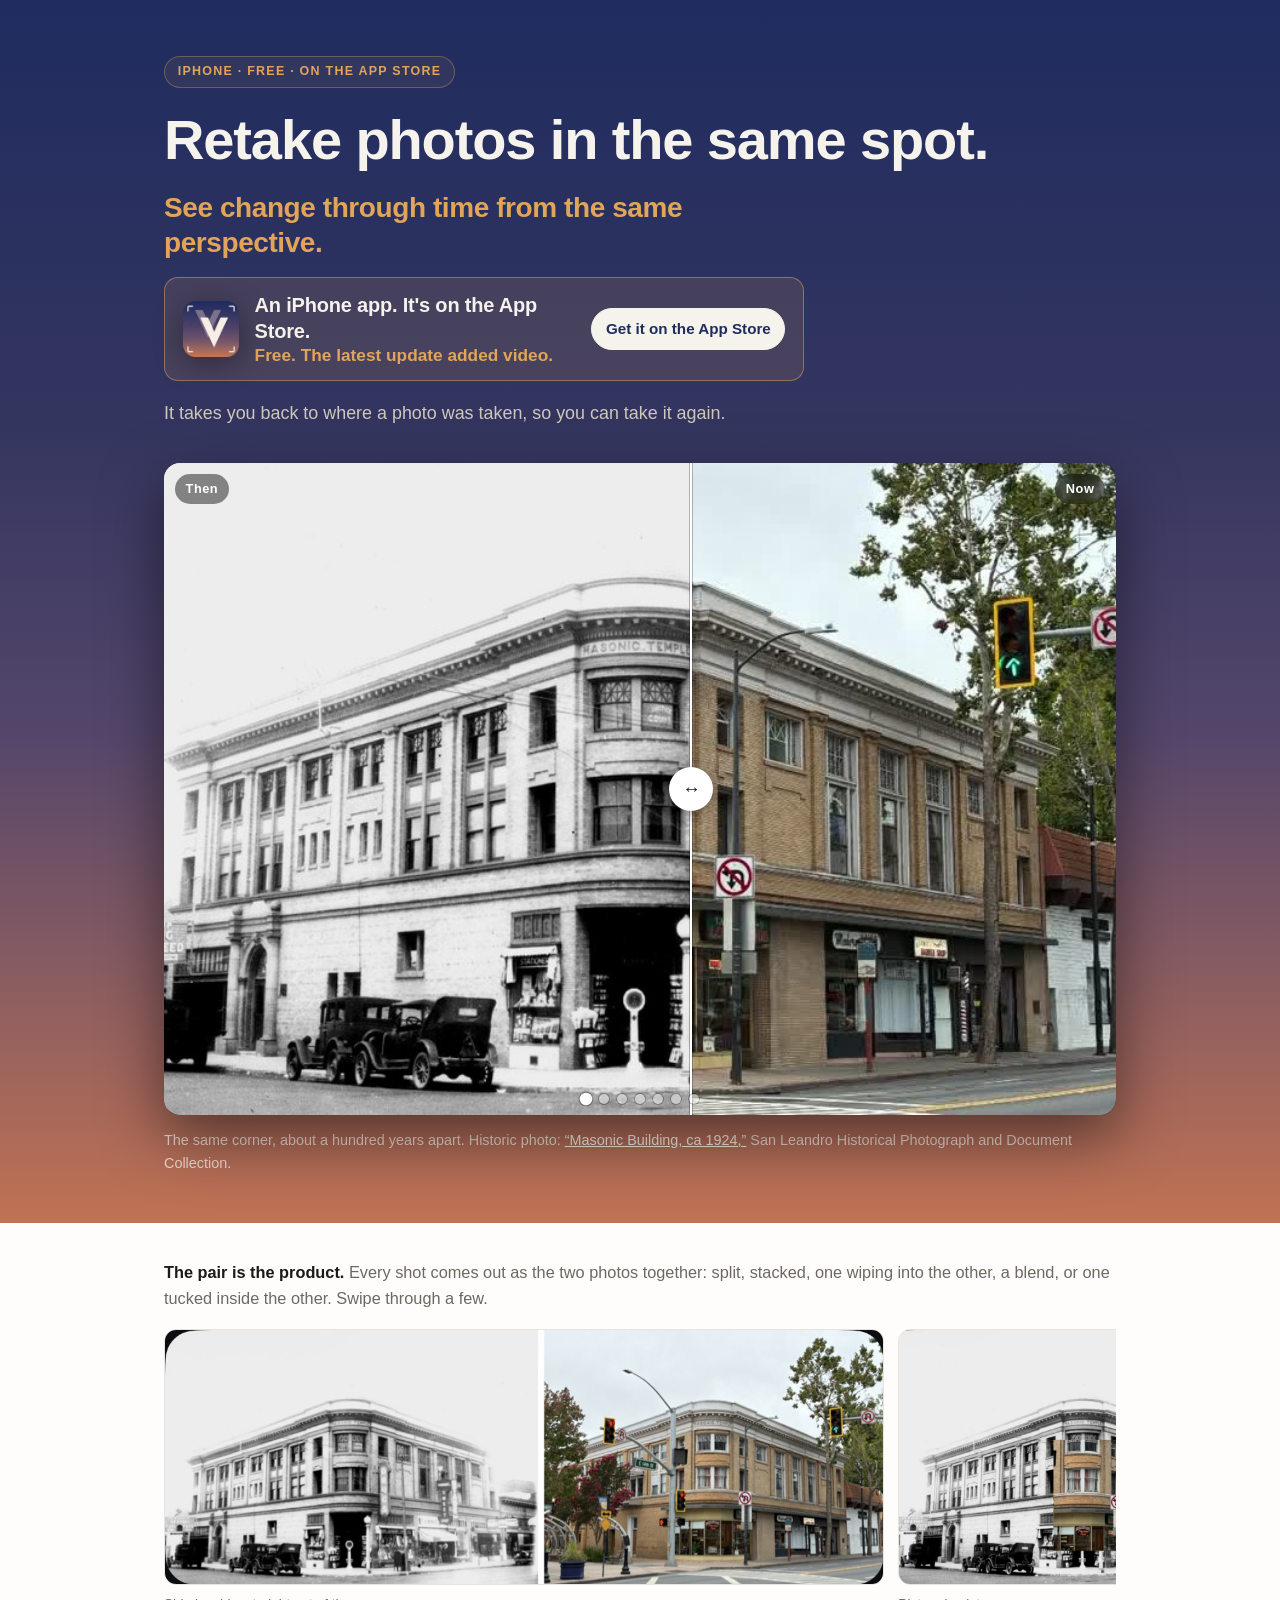
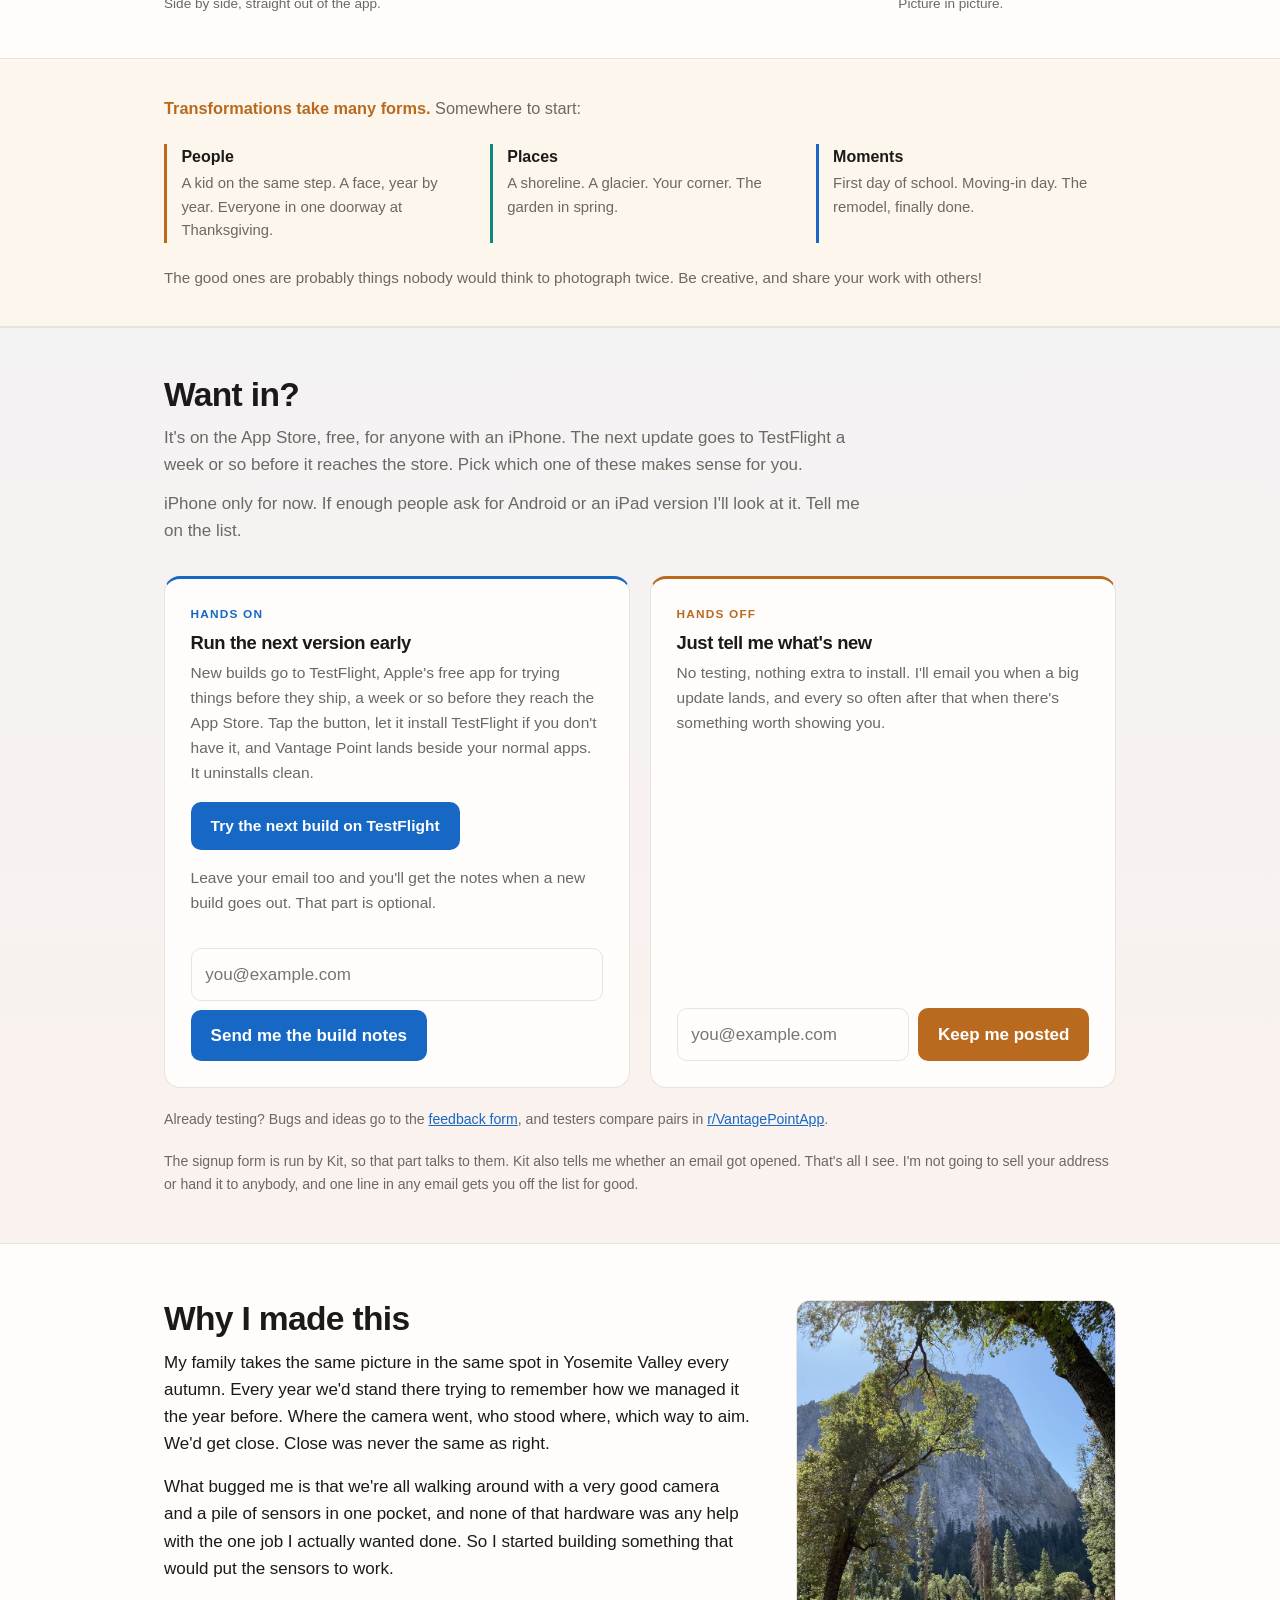
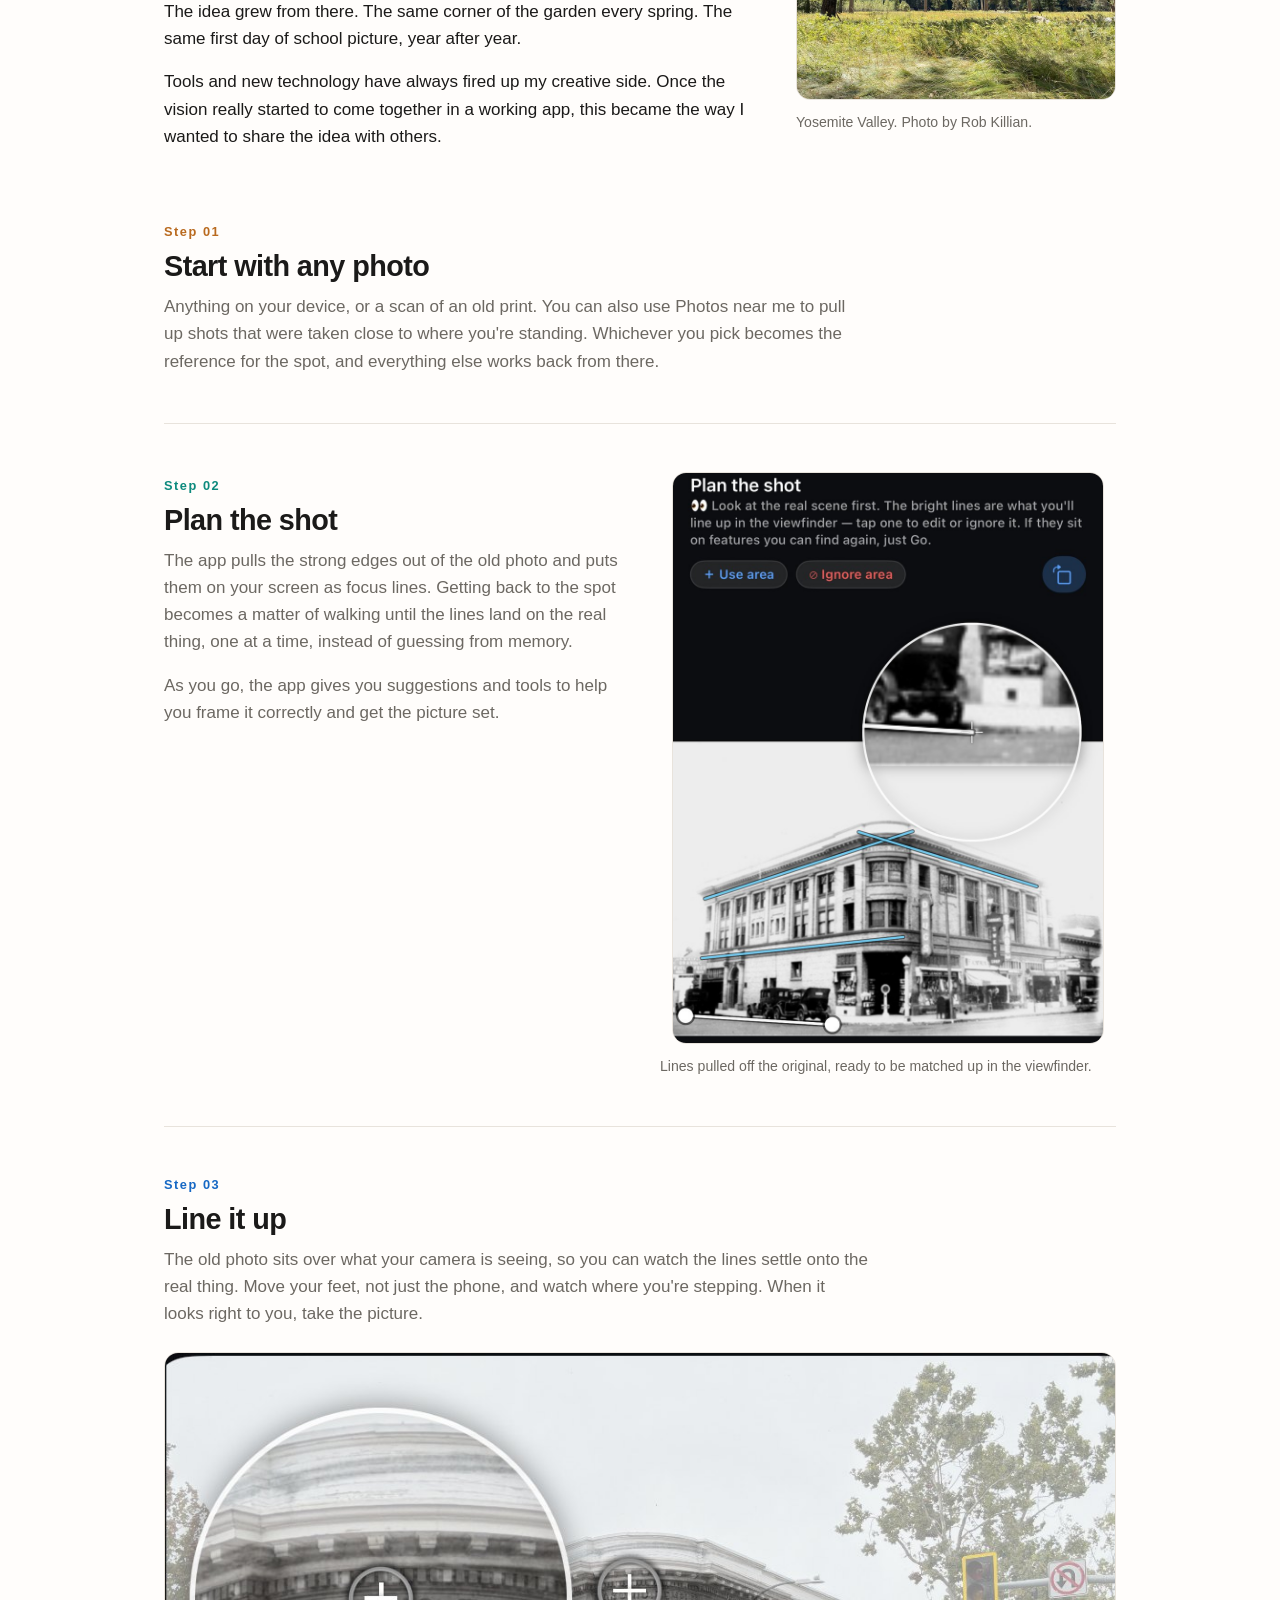
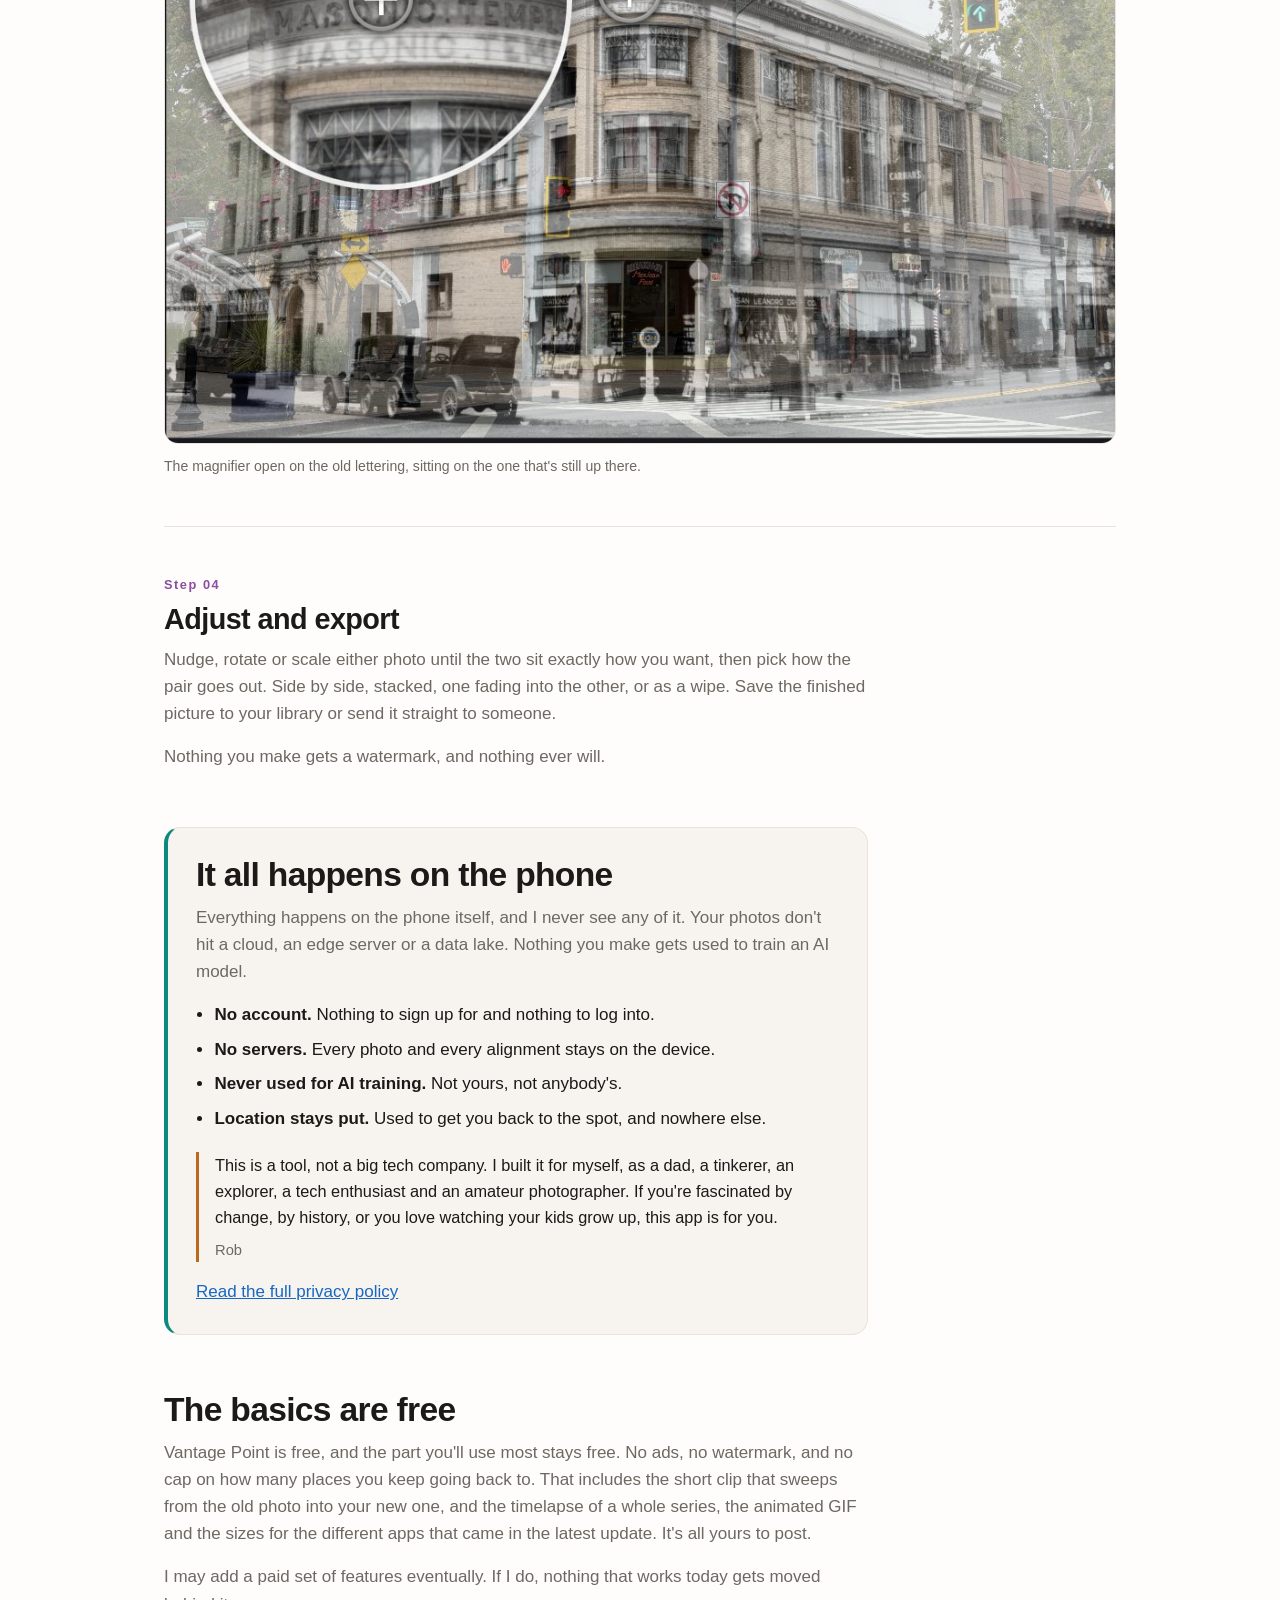
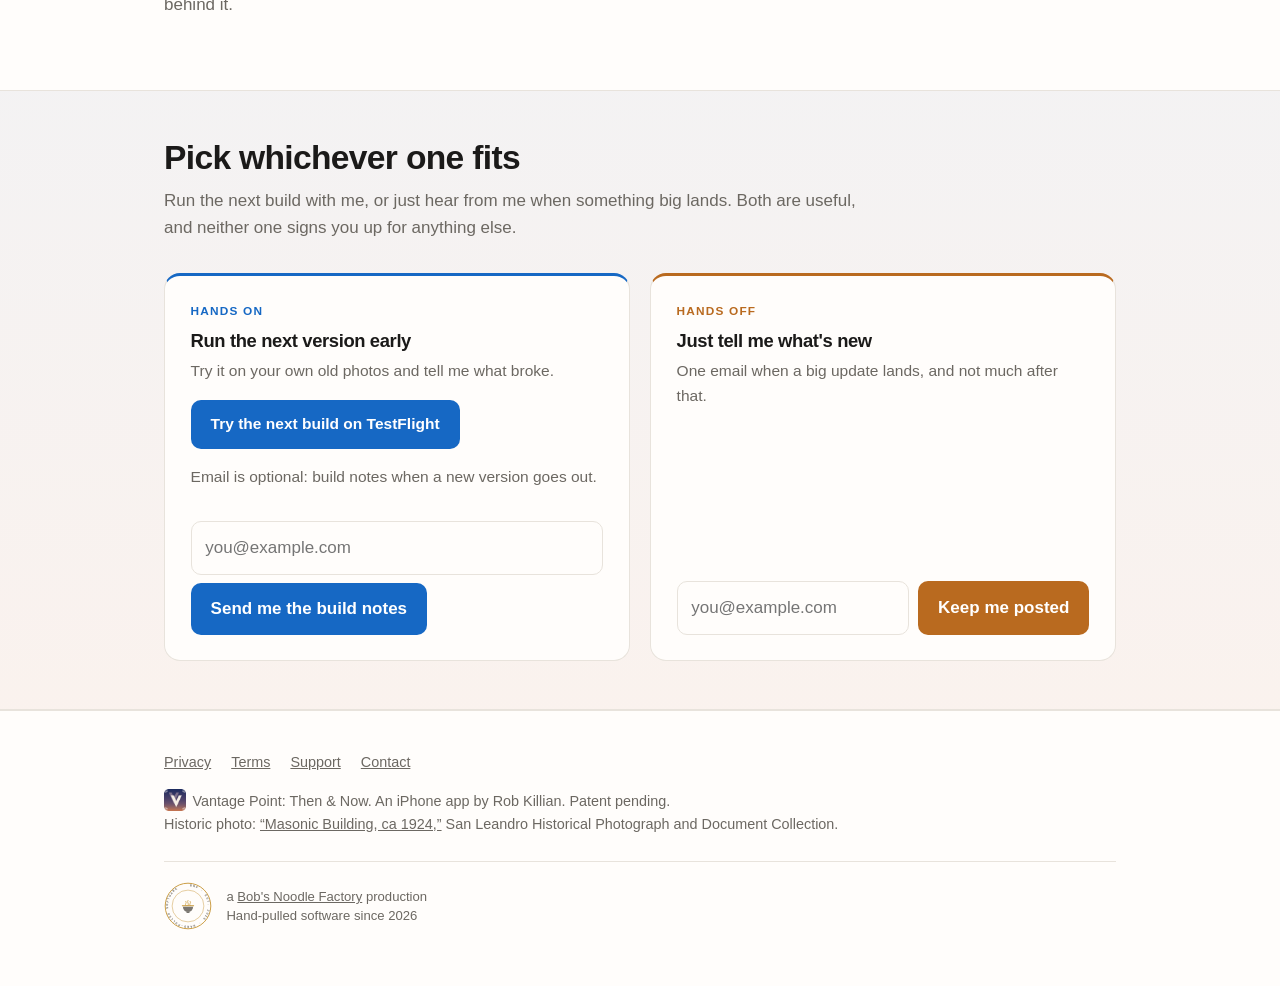
<file: index.html>
<!DOCTYPE html>
<html lang="en">
<head>
<meta charset="utf-8">
<meta name="viewport" content="width=device-width, initial-scale=1">
<title>Vantage Point — Retake photos in the same spot</title>
<meta name="description" content="See change through time from the same perspective. Vantage Point takes you back to where a photo was taken so you can take it again. Kids growing up, bodies changing, landscapes shifting, projects getting finished.">
<link rel="canonical" href="https://getvantagepoint.app/">
<link rel="icon" href="/favicon.ico" sizes="any">
<link rel="icon" type="image/png" sizes="32x32" href="/img/favicon-32.png">
<link rel="icon" type="image/png" sizes="192x192" href="/img/icon-192.png">
<link rel="apple-touch-icon" href="/apple-touch-icon.png">
<meta name="theme-color" content="#1f2c5f">

<meta property="og:type" content="website">
<meta property="og:url" content="https://getvantagepoint.app/">
<meta property="og:title" content="Vantage Point — Retake photos in the same spot">
<meta property="og:description" content="See change through time from the same perspective.">
<meta property="og:image" content="https://getvantagepoint.app/img/share.jpg">
<meta property="og:image:width" content="1200">
<meta property="og:image:height" content="630">
<meta property="og:image:alt" content="A 1920s photo of a corner building on the left, the same corner today on the right, split down the middle.">
<meta name="twitter:image" content="https://getvantagepoint.app/img/share.jpg">
<meta name="twitter:card" content="summary_large_image">

<style>
  :root {
    color-scheme: light dark;
    --measure: 62rem;
    --measure-text: 44rem;

    --bg: #fffdfb;
    --fg: #1b1a19;
    --muted: #6c6862;
    --line: #e8e3dc;
    --card: #f7f4ef;
    --card-2: #fdf6ec;

    --now: #1668c4;        /* cool — the new photo */
    --then: #b96a1f;       /* warm — the old photo */
    --teal: #0d8a7d;
    --plum: #8a4f9e;
    --link: var(--now);

    /* the app icon's twilight: indigo over mauve over apricot, cream mark */
    --indigo: #1f2c5f; --mauve: #54466b; --apricot: #c17253; --cream: #f8f0e6;

    --broth: #C08A1E;   /* Bob's Noodle Factory signature */
    --band-fg: #f6f2ec;
    --band-muted: #ada69c;
  }
  @media (prefers-color-scheme: dark) {
    :root {
      --bg: #15171b; --fg: #f1efec; --muted: #9b968f; --line: #32353b;
      --card: #1e2126; --card-2: #241f1a;
      --now: #58a6f0; --then: #e2a459; --teal: #33bdad; --plum: #b986cc;
      --broth: #E3B04B;
    }
  }

  * { box-sizing: border-box; }
  html { -webkit-text-size-adjust: 100%; scroll-behavior: smooth; }
  body {
    font: 17px/1.6 -apple-system, BlinkMacSystemFont, "Segoe UI", Roboto, sans-serif;
    margin: 0; color: var(--fg); background: var(--bg);
  }
  .wrap { max-width: var(--measure); margin: 0 auto; padding: 0 1.25rem; }
  .prose { max-width: var(--measure-text); }
  a { color: var(--link); }

  h1, h2, h3 { line-height: 1.15; letter-spacing: -0.02em; margin: 0; }
  h1 { font-size: clamp(2.1rem, 6vw, 3.5rem); font-weight: 700; }
  h2 { font-size: clamp(1.5rem, 3.6vw, 2.1rem); font-weight: 650; margin-bottom: .6rem; }
  h3 { font-size: 1.05rem; font-weight: 650; margin-bottom: .25rem; }
  p  { margin: 0 0 1rem; }
  .lede { font-size: clamp(1.1rem, 2.3vw, 1.32rem); color: var(--muted); }

  /* ---------- hero ---------- */
  .hero {
    color: var(--band-fg);
    background: linear-gradient(180deg, var(--indigo) 0%, #33355f 34%, var(--mauve) 60%, #8f5f5f 82%, var(--apricot) 100%);
    padding: 3.5rem 0 3rem;
  }
  .hero .lede { color: #cfc7bd; font-size: clamp(1rem, 2vw, 1.12rem); }
  .byline {
    font-size: clamp(1.25rem, 3vw, 1.75rem); line-height: 1.25; letter-spacing: -.015em;
    font-weight: 600; color: #e2a459; margin: 1.1rem 0 .9rem; max-width: 34rem;
  }
  .app-strip {
    display: flex; align-items: center; gap: 1rem; max-width: 40rem;
    margin: 1.1rem 0 1.1rem; padding: .85rem 1.1rem; border-radius: 14px;
    border: 1px solid rgba(226,164,89,.5); background: rgba(226,164,89,.13);
  }
  .app-strip .app-icon { width: 56px; height: 56px; flex: none; display: block; filter: drop-shadow(0 6px 14px rgba(0,0,0,.35)); }
  .app-strip p { margin: 0; line-height: 1.3; }
  .app-strip strong { display: block; font-size: clamp(1.05rem, 2.4vw, 1.25rem); color: #f6f2ec; letter-spacing: -.01em; }
  .app-strip span { display: block; font-size: clamp(.98rem, 2.1vw, 1.08rem); color: #e2a459; font-weight: 600; }
  .app-strip a { margin-left: auto; flex: none; color: #f6f2ec; font-weight: 600; font-size: .95rem; white-space: nowrap;
    padding: .5rem .85rem; border-radius: 999px; border: 1px solid rgba(246,242,236,.35); text-decoration: none; }
  .app-strip a:hover { background: rgba(246,242,236,.12); }
  .app-strip a.tf { background: #f6f2ec; color: #1f2c5f; border-color: #f6f2ec; }
  .app-strip a.tf:hover { background: #fff; }
  @media (max-width: 540px) { .app-strip { flex-wrap: wrap; } .app-strip a { margin-left: 0; } }
  .eyebrow {
    display: inline-block; font-size: .78rem; letter-spacing: .1em;
    text-transform: uppercase; color: #e2a459; font-weight: 700;
    border: 1px solid rgba(226,164,89,.35); border-radius: 999px;
    padding: .3rem .8rem; margin-bottom: 1.25rem;
    background: rgba(226,164,89,.08);
  }
  .shot {
    position: relative; margin: 2.25rem 0 0; border-radius: 16px; overflow: hidden;
    background: #000; box-shadow: 0 22px 60px rgba(0,0,0,.5);
    aspect-ratio: 1110 / 760;
  }
  .shot video, .shot img { display: block; width: 100%; height: 100%; object-fit: cover; }
  .shot > * { position: absolute; inset: 0; }
  /* the interactive then/now wipe (touch + reduced motion) */
  .wipe { --p: 50%; touch-action: pan-y; cursor: ew-resize; user-select: none; -webkit-user-select: none; -webkit-touch-callout: none; display: none; z-index: 1; }
  .wipe img { position: absolute; inset: 0; pointer-events: none; }
  .wipe .then { clip-path: inset(0 calc(100% - var(--p)) 0 0); }
  .wipe .seam {
    position: absolute; top: 0; bottom: 0; left: var(--p); width: 2px; margin-left: -1px;
    background: #fff; box-shadow: 0 0 0 1px rgba(0,0,0,.25);
  }
  .wipe .grip {
    position: absolute; top: 50%; left: 50%; transform: translate(-50%, -50%);
    width: 44px; height: 44px; border-radius: 50%; background: #fff; color: #1b1a19;
    display: grid; place-items: center; font-size: 1.15rem; font-weight: 700;
    box-shadow: 0 4px 14px rgba(0,0,0,.35);
  }
  .wipe .tag {
    position: absolute; top: .7rem; font-size: .8rem; font-weight: 700; letter-spacing: .04em;
    padding: .28rem .65rem; border-radius: 999px; color: #fff; background: rgba(0,0,0,.45);
    backdrop-filter: blur(6px); pointer-events: none;
  }
  .wipe .tag-then { left: .7rem; } .wipe .tag-now { right: .7rem; }
  .wipe .hint {
    position: absolute; left: 50%; bottom: 1rem; transform: translateX(-50%);
    font-size: .85rem; font-weight: 600; letter-spacing: .02em; color: #fff; white-space: nowrap;
    padding: .38rem .8rem; border-radius: 999px; background: rgba(0,0,0,.5); backdrop-filter: blur(6px);
    opacity: 0; transition: opacity .6s ease; pointer-events: none;
  }
  .shot.mode-touch .wipe .hint, .shot.settled .wipe .hint { opacity: 1; }
  .shot.mode-show .wipe .hint { bottom: 2.1rem; }
  .wipe.used .hint { opacity: 0 !important; }
  /* the desktop sequence: a slow slideshow, the wipe first */
  .slides { pointer-events: none; }
  .slides figure { position: absolute; inset: 0; margin: 0; opacity: 0; transition: opacity 1.6s ease; pointer-events: none; }
  .slides figure img { position: absolute; inset: 0; }
  .slides figure.on { opacity: 1; }
  .slides .bg { filter: blur(26px) brightness(.55); transform: scale(1.2); }
  .slides .fg { object-fit: contain; transform: scale(1); transition: transform 9s linear; }
  .slides figure.on .fg { transform: scale(1.045); }
  .slides figure.wide .bg { display: none; }
  .shot.mode-touch .wipe { display: block; }
  .shot.mode-touch .slides { display: none; }
  .shot.mode-show .wipe { display: block; opacity: 1; transition: opacity 1.6s ease; }
  .shot.mode-show .wipe.off { opacity: 0; pointer-events: none; }
  @media (prefers-reduced-motion: reduce) { .slides .fg, .slides figure.on .fg { transform: none; transition: none; } }
  .shot > .dots { position: absolute; inset: auto 0 .7rem 0; display: none; justify-content: center; gap: .5rem; z-index: 2; }
  .shot.mode-show > .dots { display: flex; }
  .dots button {
    width: 10px; height: 10px; padding: 0; border-radius: 50%; border: 0; cursor: pointer;
    background: rgba(255,255,255,.45); box-shadow: 0 0 0 1px rgba(0,0,0,.25); transition: background .3s, transform .3s;
  }
  .dots button[aria-current="true"] { background: #fff; transform: scale(1.25); }
  .dots button:hover, .dots button:focus-visible { background: #fff; outline: none; }
  .caption { font-size: .9rem; color: rgba(248,240,230,.82); margin: .85rem 0 0; }
  .hero .caption a { color: var(--cream); }

  /* ---------- the pairs strip ---------- */
  .pairs { background: var(--bg); border-bottom: 1px solid var(--line); padding: 2.25rem 0 2rem; }
  .pairs .pairs-lead { margin: 0 0 1.1rem; color: var(--muted); font-size: 1.02rem; }
  .pairs .pairs-lead em { font-style: normal; font-weight: 650; color: var(--fg); }
  .pairs-row { display: flex; gap: .9rem; overflow-x: auto; scroll-snap-type: x mandatory; padding: 0 0 .75rem; margin: 0 -1.25rem; padding-inline: 1.25rem; -webkit-overflow-scrolling: touch; scrollbar-width: thin; }
  .pairs-row figure { flex: 0 0 auto; scroll-snap-align: start; margin: 0; max-width: 84vw; }
  .pairs-row img { display: block; height: clamp(11rem, 42vw, 16rem); width: auto; max-width: 84vw; object-fit: cover; border-radius: 12px; border: 1px solid var(--line); background: var(--card); }
  .pairs-row figcaption { font-size: .85rem; color: var(--muted); margin-top: .5rem; max-width: 22rem; }
  @media (min-width: 52rem) { .pairs-row { margin: 0; padding-inline: 0; } }

  /* ---------- use cases ---------- */
  .uses { background: var(--card-2); border-bottom: 1px solid var(--line); padding: 2.25rem 0; }
  .uses-grid { display: grid; gap: 1.1rem 1.6rem; grid-template-columns: repeat(auto-fit, minmax(13.5rem, 1fr)); }
  .use { border-left: 3px solid var(--c); padding-left: .9rem; }
  .use strong { display: block; font-size: 1rem; }
  .use span { color: var(--muted); font-size: .93rem; display: block; margin-top: .15rem; }
  .uses-lead { margin: 0 0 1.4rem; color: var(--muted); font-size: 1.02rem; }
  .uses-lead em { font-style: normal; font-weight: 650; color: var(--then); }
  .uses-note { margin: 1.4rem 0 0; color: var(--muted); font-size: .95rem; }

  .note {
    margin: 1.25rem 0 0; padding-left: 1rem;
    border-left: 3px solid var(--then);
    color: var(--fg); font-size: 1.02rem;
  }
  .note .sig { display: block; margin-top: .55rem; color: var(--muted); font-size: .92rem; }

  /* ---------- signup ---------- */
  .signup {
    background: linear-gradient(180deg, rgba(31,44,95,.05), rgba(193,114,83,.08));
    border-top: 1px solid var(--line); border-bottom: 1px solid var(--line); padding: 3rem 0;
  }
  .choices { display: grid; gap: 1.25rem; grid-template-columns: repeat(auto-fit, minmax(19rem, 1fr)); margin-top: 2rem; align-items: stretch; }
  .choice { border: 1px solid var(--line); border-radius: 16px; padding: 1.6rem; background: var(--bg); border-top: 3px solid var(--c); display: flex; flex-direction: column; }
  .choice .form-slot { margin-top: auto; padding-top: 1rem; }
  .choice h3 { font-size: 1.15rem; margin-bottom: .5rem; }
  .choice > p { color: var(--muted); font-size: .97rem; }
  .choice .tag { display:block; font-size:.74rem; letter-spacing:.1em; text-transform:uppercase; color:var(--c); font-weight:700; margin-bottom:.55rem; }
  .form-slot { margin-top: 1.25rem; }
  .signup-form { display: block; }
  .signup-form .formkit-fields { display: flex; flex-wrap: wrap; gap: .55rem; }
  .signup-form input[type=email] {
    flex: 1 1 12rem; min-width: 0; font: inherit; padding: .75rem .85rem;
    border: 1px solid var(--line); border-radius: 10px;
    background: var(--bg); color: var(--fg);
  }
  .signup-form input[type=email]:focus-visible { outline: 2px solid var(--c, var(--now)); outline-offset: 1px; }
  /* Kit injects errors into this list; it stays invisible until it has something to say */
  .formkit-alert { margin: 0 0 .6rem; padding: 0; list-style: none; font-size: .9rem; color: #b3261e; }
  .formkit-alert:empty { display: none; }
  @media (prefers-color-scheme: dark) { .formkit-alert { color: #f2b8b5; } }
  /* Kit toggles this while a submit is in flight */
  .formkit-submit[data-active] { opacity: .65; pointer-events: none; }
  .btn {
    font: inherit; font-weight: 600; padding: .75rem 1.25rem; border: 0;
    border-radius: 10px; background: var(--c, var(--now)); color: #fff;
    cursor: pointer; text-decoration: none; display: inline-block;
  }
  .btn:hover { filter: brightness(1.1); }
  .fineprint { font-size: .88rem; color: var(--muted); margin: 1.25rem 0 0; }

  .why { display: grid; gap: 1.75rem; grid-template-columns: 1fr; align-items: start; }
  @media (min-width: 52rem) { .why { grid-template-columns: 1fr 20rem; gap: 2.75rem; } }
  .why-shot img {
    display: block; width: 100%; height: auto; border-radius: 14px;
    border: 1px solid var(--line);
  }
  .why-shot figcaption { font-size: .88rem; color: var(--muted); margin-top: .7rem; }

  /* ---------- steps ---------- */
  section { padding: 3.5rem 0; }
  .step { display: grid; gap: 1.5rem 2.5rem; grid-template-columns: 1fr; }
  .step + .step { margin-top: 3rem; padding-top: 3rem; border-top: 1px solid var(--line); }
  @media (min-width: 46rem) {
    .step.with-portrait { grid-template-columns: 1fr 1fr; align-items: start; }
    .step.with-portrait .prose { padding-top: .25rem; }
  }
  .num {
    font-variant-numeric: tabular-nums; color: var(--c); font-weight: 700;
    font-size: .8rem; letter-spacing: .12em; display: block; margin-bottom: .5rem;
  }
  .step h2 { font-size: clamp(1.35rem, 3vw, 1.8rem); }
  .step p { color: var(--muted); }
  .step .prose p:last-child { margin-bottom: 0; }
  figure { margin: 0; }
  figure img {
    display: block; width: 100%; height: auto; border-radius: 14px;
    border: 1px solid var(--line); background: var(--card);
  }
  figure.portrait img { max-width: 27rem; margin-inline: auto; }
  figcaption { font-size: .88rem; color: var(--muted); margin-top: .7rem; }

  .trust { border: 1px solid var(--line); border-left: 4px solid var(--teal); border-radius: 16px; padding: 1.75rem; background: var(--card); }
  .trust ul { margin: 1rem 0 0; padding-left: 1.15rem; }
  .trust li { margin: .45rem 0; }

  footer { padding: 2.5rem 0 3.5rem; font-size: .9rem; color: var(--muted); border-top: 1px solid var(--line); }
  footer a { color: var(--muted); }
  footer nav { margin-bottom: .9rem; display: flex; gap: 1.25rem; flex-wrap: wrap; }
  .brandline img { vertical-align: -5px; margin-right: .4rem; }
  .colophon {
    display: flex; align-items: center; gap: .9rem;
    margin-top: 1.6rem; padding-top: 1.25rem; border-top: 1px solid var(--line);
  }
  .bnf-seal { width: 48px; height: 48px; flex: none; color: var(--muted); --g: var(--broth); opacity: .9; }
  .colophon p { margin: 0; font-size: .82rem; line-height: 1.45; }


  @media (prefers-reduced-motion: reduce) { .shot video { display: none; } html { scroll-behavior: auto; } }
  @media (prefers-reduced-motion: no-preference) { .shot img.poster-fallback { display: none; } }
</style>
</head>
<body>

<header class="hero">
  <div class="wrap">
    <span class="eyebrow">iPhone · Free · On the App Store</span>
    <h1>Retake photos in&nbsp;the same spot.</h1>
    <p class="byline">See change through time from the same perspective.</p>
    <div class="app-strip">
      <img class="app-icon" src="img/app-icon-256.png" width="56" height="56" alt="The Vantage Point app icon: a cream V over a mauve ghost V on a twilight gradient.">
      <p><strong>An iPhone app. It's on the App Store.</strong><span>Free. The latest update added video.</span></p>
      <a class="tf" href="https://apps.apple.com/us/app/vantage-point-then-now/id6790538756" rel="noopener">Get it on the App Store</a>
    </div>
    <p class="lede prose">
      It takes you back to where a photo was taken, so you can take it again.
    </p>

    <div class="shot mode-touch" id="hero">
      <div class="wipe" id="wipe" role="img"
           aria-label="A historic black-and-white photo of a corner building and the same corner today, one wiping across the other. Drag the handle to compare.">
        <img class="now" src="img/hero-now.jpg" alt="">
        <img class="then" src="img/hero-then.jpg" alt="">
        <div class="seam"><span class="grip" aria-hidden="true">&#8596;</span></div>
        <span class="tag tag-then" aria-hidden="true">Then</span>
        <span class="tag tag-now" aria-hidden="true">Now</span>
        <span class="hint" aria-hidden="true">Drag to compare</span>
      </div>
      <div class="slides" id="slides" aria-hidden="true">
        <figure class="wide"><img class="fg" src="img/lines-historic.jpg" alt=""></figure>
        <figure><img class="bg" src="img/step-plan.jpg" alt=""><img class="fg" src="img/step-plan.jpg" alt=""></figure>
        <figure><img class="bg" src="img/ui-adjust.jpg" alt=""><img class="fg" src="img/ui-adjust.jpg" alt=""></figure>
        <figure class="wide"><img class="fg" src="img/step-adjust.jpg" alt=""></figure>
        <figure><img class="bg" src="img/ui-output.jpg" alt=""><img class="fg" src="img/ui-output.jpg" alt=""></figure>
        <figure><img class="bg" src="img/slide-split.jpg" alt=""><img class="fg" src="img/slide-split.jpg" alt=""></figure>
      </div>
      <div class="dots" id="dots" role="tablist" aria-label="Pictures"></div>
    </div>
    <p class="caption">The same corner, about a hundred years apart. Historic photo: <a href="https://sanle.ent.sirsi.net/client/en_US/search/asset/5385/0">“Masonic Building, ca 1924,”</a> San Leandro Historical Photograph and Document Collection.</p>
  </div>
</header>

<div class="pairs">
  <div class="wrap">
    <p class="pairs-lead"><em>The pair is the product.</em> Every shot comes out as the two photos together: split, stacked, one wiping into the other, a blend, or one tucked inside the other. Swipe through a few.</p>
    <div class="pairs-row" aria-label="Example pairs made in the app">
      <figure><img src="img/slide-split.jpg" alt="A then-and-now pair exported side by side: the 1924 corner building on the left, the same corner today on the right." loading="lazy"><figcaption>Side by side, straight out of the app.</figcaption></figure>
      <figure><img src="img/slide-pip.jpg" alt="A then-and-now pair exported with the old photo tucked into a corner of the new one." loading="lazy"><figcaption>Picture in picture.</figcaption></figure>
      <figure><img src="img/ui-output.jpg" alt="The output screen: the pair in a wipe layout with the crop and layout options underneath." loading="lazy"><figcaption>The output room, where you pick the layout.</figcaption></figure>
      <figure><img src="img/step-adjust.jpg" alt="The historic photo blended over today's view of the same building." loading="lazy"><figcaption>The blend, mid-alignment.</figcaption></figure>
      <figure><img src="img/ui-adjust.jpg" alt="The adjust screen: nudge, rotate and scale controls under the pair." loading="lazy"><figcaption>Adjust, before it goes out.</figcaption></figure>
    </div>
  </div>
</div>

<div class="uses">
  <div class="wrap">
    <p class="uses-lead"><em>Transformations take many forms.</em> Somewhere to start:</p>
    <div class="uses-grid">
      <div class="use" style="--c:var(--then)">
        <strong>People</strong>
        <span>A kid on the same step. A face, year by year. Everyone in one doorway at Thanksgiving.</span>
      </div>
      <div class="use" style="--c:var(--teal)">
        <strong>Places</strong>
        <span>A shoreline. A glacier. Your corner. The garden in spring.</span>
      </div>
      <div class="use" style="--c:var(--now)">
        <strong>Moments</strong>
        <span>First day of school. Moving-in day. The remodel, finally done.</span>
      </div>
    </div>
    <p class="uses-note">The good ones are probably things nobody would think to photograph twice. Be creative, and share your work with others!</p>
  </div>
</div>

<div class="signup" id="signup">
  <div class="wrap">
    <h2>Want in?</h2>
    <p class="prose" style="color:var(--muted);margin-bottom:0">
      It's on the App Store, free, for anyone with an iPhone. The next update goes to TestFlight a week or so before it reaches the store. Pick which one of these makes sense for you.
    </p>
    <p class="prose" style="color:var(--muted);margin:.7rem 0 0">
      iPhone only for now. If enough people ask for Android or an iPad version I'll look at it. Tell me on the list.
    </p>

    <div class="choices">

      <div class="choice" id="beta" style="--c:var(--now)">
        <span class="tag">Hands on</span>
        <h3>Run the next version early</h3>
        <p>
          New builds go to TestFlight, Apple's free app for trying things before they ship, a week or so
          before they reach the App Store. Tap the button, let it install TestFlight if you don't have it,
          and Vantage Point lands beside your normal apps. It uninstalls clean.
        </p>
        <p style="margin:0 0 1rem"><a class="btn" style="--c:var(--now)" href="https://testflight.apple.com/join/Cv6UWqcD" rel="noopener">Try the next build on TestFlight</a></p>
        <p>
          Leave your email too and you'll get the notes when a new build goes out. That part is optional.
        </p>
        <div class="form-slot">
          <!-- Kit form: Beta list (id 9840102). Our own markup posting to Kit's endpoint;
               ck.5.js (loaded at the foot of the page) attaches via data-sv-form/data-uid so the
               submit carries Kit's anti-bot token. Kit holds the redirect to /thanks-beta.html
               in the form settings. -->
          <form class="signup-form seva-form formkit-form"
                action="https://app.kit.com/forms/9840102/subscriptions" method="post"
                data-sv-form="9840102" data-uid="c36081a78c" data-format="inline" data-version="5"
                data-options="{&quot;settings&quot;:{&quot;after_subscribe&quot;:{&quot;action&quot;:&quot;redirect&quot;,&quot;success_message&quot;:&quot;Success! Now check your email to confirm your subscription.&quot;,&quot;redirect_url&quot;:&quot;https://getvantagepoint.app/thanks-beta.html&quot;},&quot;powered_by&quot;:{&quot;show&quot;:false},&quot;recaptcha&quot;:{&quot;enabled&quot;:false},&quot;return_visitor&quot;:{&quot;action&quot;:&quot;show&quot;,&quot;custom_content&quot;:&quot;&quot;}},&quot;version&quot;:&quot;5&quot;}">
            <ul class="formkit-alert formkit-alert-error" data-element="errors" data-group="alert"></ul>
            <div data-element="fields" class="seva-fields formkit-fields">
              <input class="formkit-input" type="email" name="email_address" placeholder="you@example.com"
                     aria-label="Your email address, for the build notes" required>
              <button class="btn formkit-submit" data-element="submit" type="submit" style="--c:var(--now)">
                <span>Send me the build notes</span>
              </button>
            </div>
          </form>
        </div>
      </div>

      <div class="choice" id="news" style="--c:var(--then)">
        <span class="tag">Hands off</span>
        <h3>Just tell me what's new</h3>
        <p>
          No testing, nothing extra to install. I'll email you when a big update lands, and every so
          often after that when there's something worth showing you.
        </p>
        <div class="form-slot">
          <!-- Kit form: Launch list (id 9840379). Redirect to /thanks.html lives in Kit. -->
          <form class="signup-form seva-form formkit-form"
                action="https://app.kit.com/forms/9840379/subscriptions" method="post"
                data-sv-form="9840379" data-uid="23af6b8776" data-format="inline" data-version="5"
                data-options="{&quot;settings&quot;:{&quot;after_subscribe&quot;:{&quot;action&quot;:&quot;redirect&quot;,&quot;success_message&quot;:&quot;Success! Now check your email to confirm your subscription.&quot;,&quot;redirect_url&quot;:&quot;https://getvantagepoint.app/thanks.html&quot;},&quot;powered_by&quot;:{&quot;show&quot;:false},&quot;recaptcha&quot;:{&quot;enabled&quot;:false},&quot;return_visitor&quot;:{&quot;action&quot;:&quot;show&quot;,&quot;custom_content&quot;:&quot;&quot;}},&quot;version&quot;:&quot;5&quot;}">
            <ul class="formkit-alert formkit-alert-error" data-element="errors" data-group="alert"></ul>
            <div data-element="fields" class="seva-fields formkit-fields">
              <input class="formkit-input" type="email" name="email_address" placeholder="you@example.com"
                     aria-label="Your email address, to hear about updates" required>
              <button class="btn formkit-submit" data-element="submit" type="submit" style="--c:var(--then)">
                <span>Keep me posted</span>
              </button>
            </div>
          </form>
        </div>
      </div>

    </div>

    <p class="fineprint" style="margin-top:1.25rem">
      Already testing? Bugs and ideas go to the <a href="/feedback">feedback form</a>, and testers
      compare pairs in <a href="/community">r/VantagePointApp</a>.
    </p>
    <p class="fineprint">
      The signup form is run by Kit, so that part talks to them. Kit also tells me whether an email
      got opened. That's all I see. I'm not going to sell your address
      or hand it to anybody, and one line in any email gets you off the list for good.
    </p>
  </div>
</div>

<section>
  <div class="wrap">
    <div class="why">
      <div class="prose">
        <h2>Why I made this</h2>
      <p>
        My family takes the same picture in the same spot in Yosemite Valley every autumn. Every year
        we'd stand there trying to remember how we managed it the year before. Where the camera went,
        who stood where, which way to aim. We'd get close. Close was never the same as right.
      </p>
      <p>
        What bugged me is that we're all walking around with a very good camera and a pile of sensors
        in one pocket, and none of that hardware was any help with the one job I actually wanted done.
        So I started building something that would put the sensors to work.
      </p>
      <p>
        The idea grew from there. The same corner of the garden every spring. The same first day of
        school picture, year after year.
      </p>
      <p>
        Tools and new technology have always fired up my creative side. Once the vision really
        started to come together in a working app, this became the way I wanted to share the idea
        with others.
      </p>
      </div>
      <figure class="why-shot">
        <img src="img/why-yosemite.jpg" alt="A granite wall in Yosemite Valley framed by an oak, with pines and a meadow in the foreground.">
        <figcaption>Yosemite Valley. Photo by Rob Killian.</figcaption>
      </figure>
    </div>
  </div>
</section>

<section style="padding-top:0">
  <div class="wrap">

    <div class="step" style="--c:var(--then)">
      <div class="prose">
        <span class="num">Step 01</span>
        <h2>Start with any photo</h2>
        <p>
          Anything on your device, or a scan of an old print. You can also use Photos near me to pull
          up shots that were taken close to where you're standing. Whichever you pick becomes the
          reference for the spot, and everything else works back from there.
        </p>
      </div>
    </div>

    <div class="step with-portrait" style="--c:var(--teal)">
      <div class="prose">
        <span class="num">Step 02</span>
        <h2>Plan the shot</h2>
        <p>
          The app pulls the strong edges out of the old photo and puts them on your screen as focus
          lines. Getting back to the spot becomes a matter of walking until the lines land on the
          real thing, one at a time, instead of guessing from memory.
        </p>
        <p>
          As you go, the app gives you suggestions and tools to help you frame it correctly and get
          the picture set.
        </p>
      </div>
      <figure class="portrait">
        <img src="img/step-plan.jpg" alt="The Plan the shot screen: a historic photo of a corner building with bright blue lines drawn along its rooflines and cornices, and a magnifier loupe zoomed in on one of them.">
        <figcaption>Lines pulled off the original, ready to be matched up in the viewfinder.</figcaption>
      </figure>
    </div>

    <div class="step" style="--c:var(--now)">
      <div class="prose">
        <span class="num">Step 03</span>
        <h2>Line it up</h2>
        <p>
          The old photo sits over what your camera is seeing, so you can watch the lines settle onto
          the real thing. Move your feet, not just the phone, and watch where you're stepping. When it
          looks right to you, take the picture.
        </p>
      </div>
      <figure>
        <img src="img/step-adjust.jpg" alt="The historic photo blended over today's view of the same building, with the magnifier open on the old lettering where the two photos meet.">
        <figcaption>The magnifier open on the old lettering, sitting on the one that's still up there.</figcaption>
      </figure>
    </div>

    <div class="step" style="--c:var(--plum)">
      <div class="prose">
        <span class="num">Step 04</span>
        <h2>Adjust and export</h2>
        <p>
          Nudge, rotate or scale either photo until the two sit exactly how you want, then pick how
          the pair goes out. Side by side, stacked, one fading into the other, or as a wipe. Save the
          finished picture to your library or send it straight to someone.
        </p>
        <p>
          Nothing you make gets a watermark, and nothing ever will.
        </p>
      </div>
    </div>

  </div>
</section>

<section style="padding-top:0">
  <div class="wrap">
    <div class="trust prose">
      <h2 style="margin-bottom:0">It all happens on the phone</h2>
      <p style="color:var(--muted);margin:.6rem 0 0">
        Everything happens on the phone itself, and I never see any of it. Your photos don't hit a
        cloud, an edge server or a data lake. Nothing you make gets used to train an AI model.
      </p>
      <ul>
        <li><strong>No account.</strong> Nothing to sign up for and nothing to log into.</li>
        <li><strong>No servers.</strong> Every photo and every alignment stays on the device.</li>
        <li><strong>Never used for AI training.</strong> Not yours, not anybody's.</li>
        <li><strong>Location stays put.</strong> Used to get you back to the spot, and nowhere else.</li>
      </ul>
      <p class="note">
        This is a tool, not a big tech company. I built it for myself, as a dad, a tinkerer, an
        explorer, a tech enthusiast and an amateur photographer. If you're fascinated by change, by
        history, or you love watching your kids grow up, this app is for you.
        <span class="sig">Rob</span>
      </p>
      <p style="margin:1rem 0 0"><a href="privacy.html">Read the full privacy policy</a></p>
    </div>
  </div>
</section>

<section style="padding-top:0">
  <div class="wrap">
    <div class="prose">
      <h2>The basics are free</h2>
      <p style="color:var(--muted)">
        Vantage Point is free, and the part you'll use most stays free. No ads, no watermark, and no
        cap on how many places you keep going back to. That includes the short clip that sweeps from
        the old photo into your new one, and the timelapse of a whole series, the animated GIF and the
        sizes for the different apps that came in the latest update. It's all yours to post.
      </p>
      <p style="color:var(--muted)">
        I may add a paid set of features eventually. If I do, nothing that works today gets moved
        behind it.
      </p>
    </div>
  </div>
</section>

<div class="signup">
  <div class="wrap">
    <h2>Pick whichever one fits</h2>
    <p class="prose" style="color:var(--muted);margin-bottom:0">
      Run the next build with me, or just hear from me when something big lands. Both are useful, and
      neither one signs you up for anything else.
    </p>

    <div class="choices">

      <div class="choice" style="--c:var(--now)">
        <span class="tag">Hands on</span>
        <h3>Run the next version early</h3>
        <p>Try it on your own old photos and tell me what broke.</p>
        <p style="margin:0 0 1rem"><a class="btn" style="--c:var(--now)" href="https://testflight.apple.com/join/Cv6UWqcD" rel="noopener">Try the next build on TestFlight</a></p>
        <p>Email is optional: build notes when a new version goes out.</p>
        <div class="form-slot">
          <!-- Kit form: Beta list (id 9840102), second placement. -->
          <form class="signup-form seva-form formkit-form"
                action="https://app.kit.com/forms/9840102/subscriptions" method="post"
                data-sv-form="9840102" data-uid="c36081a78c" data-format="inline" data-version="5"
                data-options="{&quot;settings&quot;:{&quot;after_subscribe&quot;:{&quot;action&quot;:&quot;redirect&quot;,&quot;success_message&quot;:&quot;Success! Now check your email to confirm your subscription.&quot;,&quot;redirect_url&quot;:&quot;https://getvantagepoint.app/thanks-beta.html&quot;},&quot;powered_by&quot;:{&quot;show&quot;:false},&quot;recaptcha&quot;:{&quot;enabled&quot;:false},&quot;return_visitor&quot;:{&quot;action&quot;:&quot;show&quot;,&quot;custom_content&quot;:&quot;&quot;}},&quot;version&quot;:&quot;5&quot;}">
            <ul class="formkit-alert formkit-alert-error" data-element="errors" data-group="alert"></ul>
            <div data-element="fields" class="seva-fields formkit-fields">
              <input class="formkit-input" type="email" name="email_address" placeholder="you@example.com"
                     aria-label="Your email address, for the build notes" required>
              <button class="btn formkit-submit" data-element="submit" type="submit" style="--c:var(--now)">
                <span>Send me the build notes</span>
              </button>
            </div>
          </form>
        </div>
      </div>

      <div class="choice" style="--c:var(--then)">
        <span class="tag">Hands off</span>
        <h3>Just tell me what's new</h3>
        <p>One email when a big update lands, and not much after that.</p>
        <div class="form-slot">
          <!-- Kit form: Launch list (id 9840379), second placement. -->
          <form class="signup-form seva-form formkit-form"
                action="https://app.kit.com/forms/9840379/subscriptions" method="post"
                data-sv-form="9840379" data-uid="23af6b8776" data-format="inline" data-version="5"
                data-options="{&quot;settings&quot;:{&quot;after_subscribe&quot;:{&quot;action&quot;:&quot;redirect&quot;,&quot;success_message&quot;:&quot;Success! Now check your email to confirm your subscription.&quot;,&quot;redirect_url&quot;:&quot;https://getvantagepoint.app/thanks.html&quot;},&quot;powered_by&quot;:{&quot;show&quot;:false},&quot;recaptcha&quot;:{&quot;enabled&quot;:false},&quot;return_visitor&quot;:{&quot;action&quot;:&quot;show&quot;,&quot;custom_content&quot;:&quot;&quot;}},&quot;version&quot;:&quot;5&quot;}">
            <ul class="formkit-alert formkit-alert-error" data-element="errors" data-group="alert"></ul>
            <div data-element="fields" class="seva-fields formkit-fields">
              <input class="formkit-input" type="email" name="email_address" placeholder="you@example.com"
                     aria-label="Your email address, to hear about updates" required>
              <button class="btn formkit-submit" data-element="submit" type="submit" style="--c:var(--then)">
                <span>Keep me posted</span>
              </button>
            </div>
          </form>
        </div>
      </div>

    </div>
  </div>
</div>

<footer>
  <div class="wrap">
    <nav>
      <a href="privacy.html">Privacy</a>
      <a href="terms.html">Terms</a>
      <a href="support.html">Support</a>
      <a href="mailto:robkillian@gmail.com">Contact</a>
    </nav>
    <p class="brandline" style="margin:0">
      <img src="img/app-icon-256.png" width="22" height="22" alt="">Vantage Point: Then &amp; Now. An iPhone app by Rob Killian. Patent pending.
    </p>
      <p>Historic photo: <a href="https://sanle.ent.sirsi.net/client/en_US/search/asset/5385/0">“Masonic Building, ca 1924,”</a> San Leandro Historical Photograph and Document Collection.</p>
    <div class="colophon">
      <svg class="bnf-seal" viewBox="0 0 160 160" role="img" aria-label="Bob's Noodle Factory seal">
        <defs><path id="sealcirc" d="M80 14 a66 66 0 1 1 -0.1 0" fill="none"/></defs>
        <circle cx="80" cy="80" r="76" fill="none" stroke="var(--g)" stroke-width="3"/>
        <circle cx="80" cy="80" r="53" fill="none" stroke="var(--g)" stroke-width="1.5"/>
        <g transform="translate(53,59) scale(0.45)">
          <g fill="none" stroke="var(--g)" stroke-width="5" stroke-linecap="round">
            <path d="M44 12 q6 8 0 15 q-6 8 0 16"/>
            <path d="M60 5 q-6 9 0 19 q6 9 0 19"/>
            <path d="M76 12 q6 8 0 15 q-6 8 0 16"/>
          </g>
          <rect x="14" y="42" width="92" height="7" rx="3.5" fill="var(--g)"/>
          <path d="M22 53 A38 38 0 0 0 98 53 Z" fill="currentColor"/>
          <path d="M47 91 h26 l-4 8 h-18 Z" fill="currentColor"/>
        </g>
        <text font-family="ui-monospace, Menlo, monospace" font-size="11" font-weight="700" letter-spacing="3.2" fill="currentColor"><textPath href="#sealcirc" startOffset="6">BNF · EST. 2026 · HAND-PULLED SOFTWARE</textPath></text>
      </svg>
      <p>a <a href="https://bobsnoodlefactory.com">Bob's Noodle Factory</a> production<br>Hand-pulled software since 2026</p>
    </div>
  </div>
</footer>

<script>
(function () {
  var shot = document.getElementById('hero'), wipe = document.getElementById('wipe');
  var loop = document.getElementById('loop'), slides = document.getElementById('slides');
  if (!shot || !wipe) return;
  var reduce = matchMedia('(prefers-reduced-motion: reduce)').matches;
  var touch = matchMedia('(hover: none), (max-width: 820px)').matches;
  var p = 50, manualUntil = 0, dragging = false;
  function set(v) { p = Math.max(2, Math.min(98, v)); wipe.style.setProperty('--p', p + '%'); }
  set(50);

  if (touch || reduce) {
    shot.classList.add('mode-touch');
    function pos(e) { var r = wipe.getBoundingClientRect(); return (e.clientX - r.left) / r.width * 100; }
    wipe.addEventListener('pointerdown', function (e) {
      dragging = true; wipe.classList.add('used'); wipe.setPointerCapture(e.pointerId); set(pos(e)); manualUntil = Date.now() + 5000; });
    wipe.addEventListener('pointermove', function (e) { if (dragging) { set(pos(e)); manualUntil = Date.now() + 5000; } });
    ['pointerup', 'pointercancel', 'lostpointercapture'].forEach(function (t) { wipe.addEventListener(t, function () { dragging = false; }); });
    if (!reduce) {
      // scroll drives the seam while the hero is on screen; a drag takes over for a few seconds
      var onScroll = function () {
        if (dragging || Date.now() < manualUntil) return;
        var r = wipe.getBoundingClientRect(), vh = innerHeight || 1;
        var t = 1 - (r.top + r.height * 0.5) / vh;   // 0 = centre at the bottom edge, 1 = at the top
        set(18 + 64 * Math.max(0, Math.min(1, t)));
      };
      addEventListener('scroll', onScroll, { passive: true });
      addEventListener('resize', onScroll);
      onScroll();
    }
  } else {
    shot.classList.remove('mode-touch'); shot.classList.add('mode-show');
    // desktop: one slow pass through the screens, starting and ending on the wipe, which then sits there to be dragged.
    var figs = slides ? Array.prototype.slice.call(slides.querySelectorAll('figure')) : [];
    var dotsBox = document.getElementById('dots'), dots = [];
    var HOLD = 7000, SWEEP = 6500, pausedUntil = 0, cur = -1, timer = null, raf = null, auto = true;
    function ease(t) { return t < .5 ? 2 * t * t : -1 + (4 - 2 * t) * t; }
    function stopTimers() { clearTimeout(timer); if (raf) cancelAnimationFrame(raf); raf = null; }
    function sweep(done) {
      var t0 = null, fired = false, guard;
      function finish() { if (fired) return; fired = true; clearTimeout(guard); if (raf) cancelAnimationFrame(raf); raf = null; done(); }
      function frame(ts) {
        if (!auto) return;
        if (Date.now() < pausedUntil) { t0 = null; raf = requestAnimationFrame(frame); return; }
        if (t0 === null) t0 = ts;
        var k = Math.min(1, (ts - t0) / SWEEP);
        set(8 + 84 * ease(k));
        if (k < 1) raf = requestAnimationFrame(frame); else finish();
      }
      guard = setTimeout(function () { if (auto) finish(); }, SWEEP + 7000);   // advances even if frames stall
      raf = requestAnimationFrame(frame);
    }
    function mark(i) { dots.forEach(function (d, k) { d.setAttribute('aria-current', k === i + 1 ? 'true' : 'false'); }); }
    function show(i) {
      cur = i; mark(i);
      figs.forEach(function (f, k) { f.classList.toggle('on', k === i); });
      wipe.classList.toggle('off', i !== -1);
    }
    function play(i) {           // the automatic pass
      stopTimers(); show(i);
      if (!auto) return;
      if (i === -1) { set(8); sweep(function () { timer = setTimeout(function () { play(0); }, 900); }); }
      else if (i + 1 < figs.length) timer = setTimeout(function () { play(i + 1); }, HOLD);
      else timer = setTimeout(function () { auto = false; set(50); show(-1); shot.classList.add('settled'); }, HOLD);   // land on the wipe and stay
    }
    function goto(i) { auto = false; stopTimers(); if (i === -1) { set(50); shot.classList.add('settled'); } show(i); }
    if (dotsBox) {
      for (var k = -1; k < figs.length; k++) (function (k) {
        var b = document.createElement('button'); b.type = 'button'; b.setAttribute('role', 'tab');
        b.setAttribute('aria-label', k === -1 ? 'Then and now' : 'Picture ' + (k + 2));
        b.addEventListener('click', function () { goto(k); });
        dotsBox.appendChild(b); dots.push(b);
      })(k);
    }
    // dragging the wipe: pauses the sweep during the pass; after the pass it is simply the slider
    function pos(e) { var r = wipe.getBoundingClientRect(); return (e.clientX - r.left) / r.width * 100; }
    wipe.addEventListener('pointerdown', function (e) {
      if (cur !== -1) return; dragging = true; if (!auto) wipe.classList.add('used'); wipe.setPointerCapture(e.pointerId); set(pos(e)); pausedUntil = Date.now() + 6000; });
    wipe.addEventListener('pointermove', function (e) { if (dragging) { set(pos(e)); pausedUntil = Date.now() + 6000; } });
    ['pointerup', 'pointercancel', 'lostpointercapture'].forEach(function (t) { wipe.addEventListener(t, function () { dragging = false; }); });
    play(-1);
  }
})();
</script>
<script src="https://f.convertkit.com/ckjs/ck.5.js"></script>
</body>
</html>
</file>
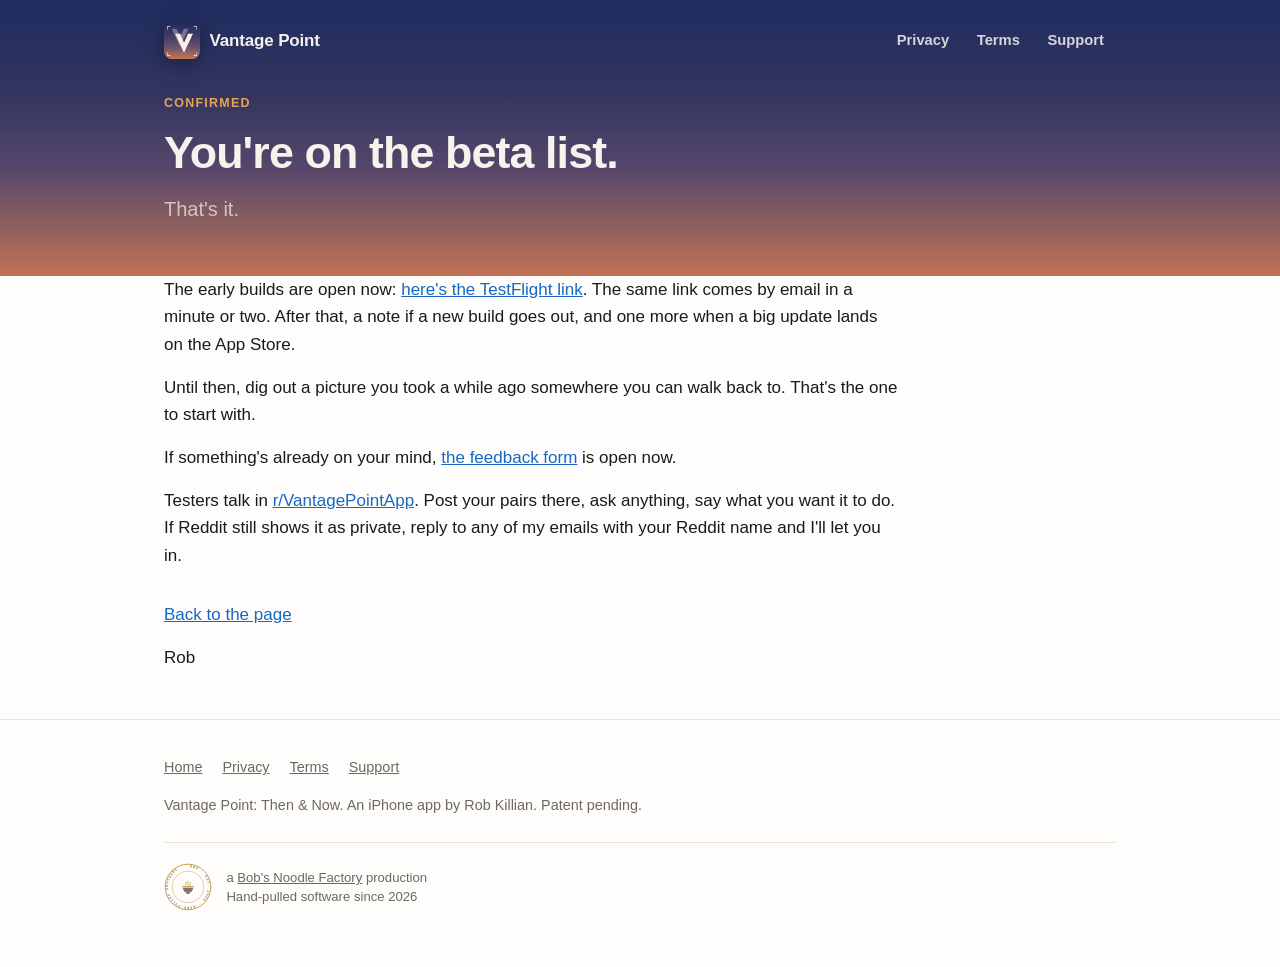
<file: confirmed-beta.html>
<!DOCTYPE html>
<html lang="en">
<head>
<meta charset="utf-8">
<meta name="viewport" content="width=device-width, initial-scale=1">
<title>Confirmed — Vantage Point beta</title>
<meta name="description" content="Your spot on the Vantage Point beta list is confirmed.">
<meta name="robots" content="noindex">
<link rel="icon" href="/favicon.ico" sizes="any">
<link rel="icon" type="image/png" sizes="32x32" href="/img/favicon-32.png">
<link rel="icon" type="image/png" sizes="192x192" href="/img/icon-192.png">
<link rel="apple-touch-icon" href="/apple-touch-icon.png">
<meta name="theme-color" content="#1f2c5f">
<link rel="stylesheet" href="site.css">
<style>
  .band { padding-bottom: 2.2rem; }
  main { padding-top: 2rem; }
  ul { padding-left: 1.2rem; }
</style>
</head>
<body>

<header class="band">
  <div class="wrap">
    <nav class="topnav" aria-label="Site">
      <a class="brand" href="/"><img src="img/app-icon-256.png" width="36" height="36" alt="">Vantage Point</a>
      <div class="links">
        <a href="privacy.html">Privacy</a>
        <a href="terms.html">Terms</a>
        <a href="support.html">Support</a>
      </div>
    </nav>
    <p class="kicker">Confirmed</p>
    <h1>You're on the beta list.</h1>
    <p class="lede">That's it.</p>
  </div>
</header>

<main class="wrap">
  <div class="prose">


  <p>
    The early builds are open now: <a href="https://testflight.apple.com/join/Cv6UWqcD" rel="noopener">here's the TestFlight link</a>. The same link comes by email in a minute or two. After that, a note if a
    new build goes out, and one more when a big update lands on the App Store.
  </p>
  <p>
    Until then, dig out a picture you took a while ago somewhere you can walk back to. That's the
    one to start with.
  </p>
  <p>
    If something's already on your mind, <a href="https://brass-orca-256.notion.site/8fa1a77c22f344f5b54ff113a8e3521a?pvs=105">the feedback form</a> is open now.
  </p>
  <p>
    Testers talk in <a href="https://www.reddit.com/r/VantagePointApp/">r/VantagePointApp</a>. Post your pairs there, ask anything, say what you
    want it to do. If Reddit still shows it as private, reply to any of my emails with your Reddit name and I'll let you in.
  </p>

  <p style="margin-top:2rem">
    <a href="./">Back to the page</a>
  </p>
  <p>Rob</p>

  </div>
</main>

<footer>
  <div class="wrap">
    <nav>
      <a href="./">Home</a>
      <a href="privacy.html">Privacy</a>
      <a href="terms.html">Terms</a>
      <a href="support.html">Support</a>
    </nav>
    <p style="margin:0">Vantage Point: Then &amp; Now. An iPhone app by Rob Killian. Patent pending.</p>
    <div class="colophon">
      <svg class="bnf-seal" viewBox="0 0 160 160" role="img" aria-label="Bob's Noodle Factory seal">
        <defs><path id="sealcirc" d="M80 14 a66 66 0 1 1 -0.1 0" fill="none"/></defs>
        <circle cx="80" cy="80" r="76" fill="none" stroke="var(--g)" stroke-width="3"/>
        <circle cx="80" cy="80" r="53" fill="none" stroke="var(--g)" stroke-width="1.5"/>
        <g transform="translate(53,59) scale(0.45)">
          <g fill="none" stroke="var(--g)" stroke-width="5" stroke-linecap="round">
            <path d="M44 12 q6 8 0 15 q-6 8 0 16"/>
            <path d="M60 5 q-6 9 0 19 q6 9 0 19"/>
            <path d="M76 12 q6 8 0 15 q-6 8 0 16"/>
          </g>
          <rect x="14" y="42" width="92" height="7" rx="3.5" fill="var(--g)"/>
          <path d="M22 53 A38 38 0 0 0 98 53 Z" fill="currentColor"/>
          <path d="M47 91 h26 l-4 8 h-18 Z" fill="currentColor"/>
        </g>
        <text font-family="ui-monospace, Menlo, monospace" font-size="11" font-weight="700" letter-spacing="3.2" fill="currentColor"><textPath href="#sealcirc" startOffset="6">BNF · EST. 2026 · HAND-PULLED SOFTWARE</textPath></text>
      </svg>
      <p>a <a href="https://bobsnoodlefactory.com">Bob's Noodle Factory</a> production<br>Hand-pulled software since 2026</p>
    </div>
  </div>
</footer>

</body>
</html>
</file>
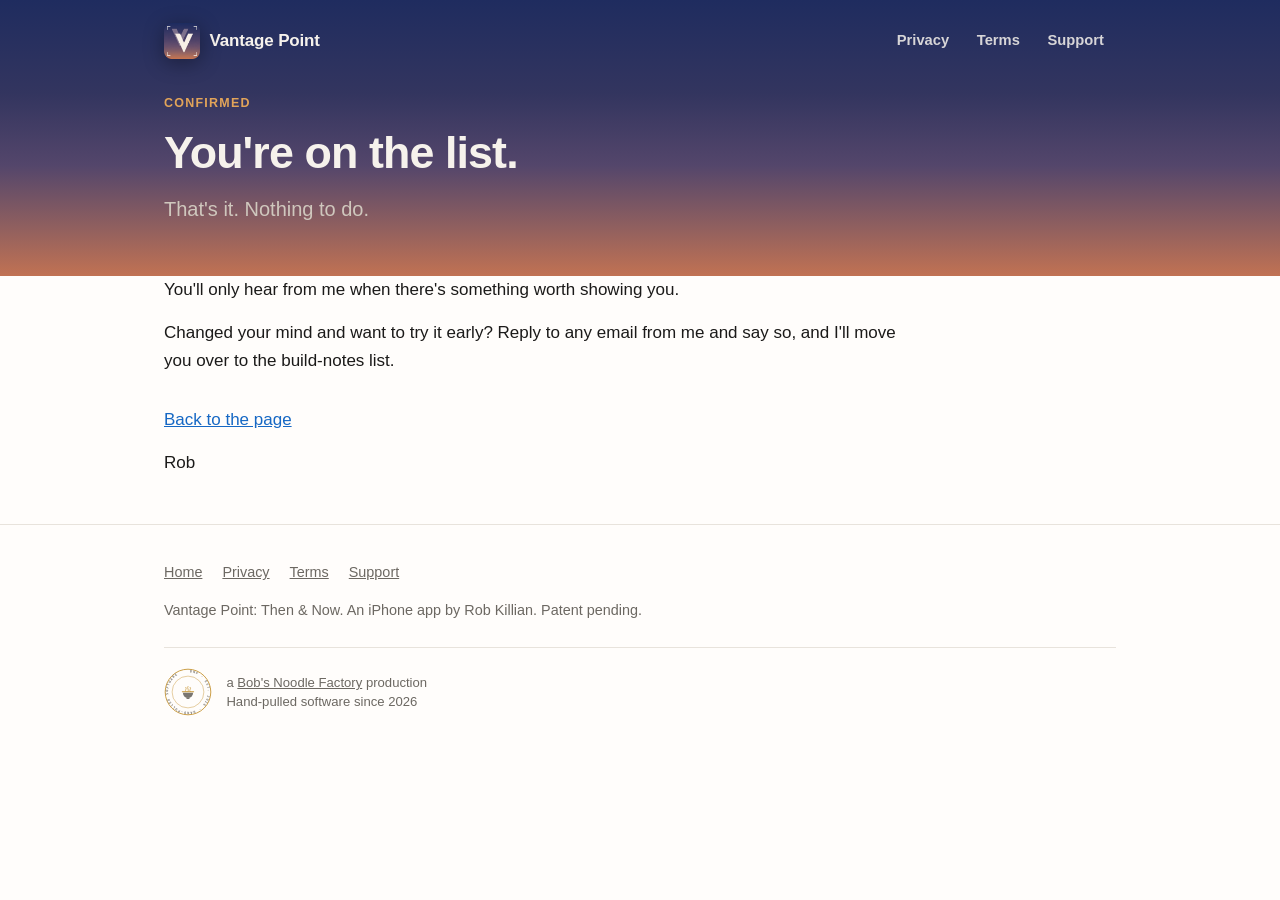
<file: confirmed.html>
<!DOCTYPE html>
<html lang="en">
<head>
<meta charset="utf-8">
<meta name="viewport" content="width=device-width, initial-scale=1">
<title>Confirmed — Vantage Point</title>
<meta name="description" content="Your spot on the Vantage Point launch list is confirmed.">
<meta name="robots" content="noindex">
<link rel="icon" href="/favicon.ico" sizes="any">
<link rel="icon" type="image/png" sizes="32x32" href="/img/favicon-32.png">
<link rel="icon" type="image/png" sizes="192x192" href="/img/icon-192.png">
<link rel="apple-touch-icon" href="/apple-touch-icon.png">
<meta name="theme-color" content="#1f2c5f">
<link rel="stylesheet" href="site.css">
<style>
  .band { padding-bottom: 2.2rem; }
  main { padding-top: 2rem; }
  ul { padding-left: 1.2rem; }
</style>
</head>
<body>

<header class="band">
  <div class="wrap">
    <nav class="topnav" aria-label="Site">
      <a class="brand" href="/"><img src="img/app-icon-256.png" width="36" height="36" alt="">Vantage Point</a>
      <div class="links">
        <a href="privacy.html">Privacy</a>
        <a href="terms.html">Terms</a>
        <a href="support.html">Support</a>
      </div>
    </nav>
    <p class="kicker">Confirmed</p>
    <h1>You're on the list.</h1>
    <p class="lede">That's it. Nothing to do.</p>
  </div>
</header>

<main class="wrap">
  <div class="prose">


  <p>
    You'll only hear from me when there's something worth showing you.
  </p>
  <p>
    Changed your mind and want to try it early? Reply to any email from me and say so, and I'll
    move you over to the build-notes list.
  </p>

  <p style="margin-top:2rem">
    <a href="./">Back to the page</a>
  </p>
  <p>Rob</p>

  </div>
</main>

<footer>
  <div class="wrap">
    <nav>
      <a href="./">Home</a>
      <a href="privacy.html">Privacy</a>
      <a href="terms.html">Terms</a>
      <a href="support.html">Support</a>
    </nav>
    <p style="margin:0">Vantage Point: Then &amp; Now. An iPhone app by Rob Killian. Patent pending.</p>
    <div class="colophon">
      <svg class="bnf-seal" viewBox="0 0 160 160" role="img" aria-label="Bob's Noodle Factory seal">
        <defs><path id="sealcirc" d="M80 14 a66 66 0 1 1 -0.1 0" fill="none"/></defs>
        <circle cx="80" cy="80" r="76" fill="none" stroke="var(--g)" stroke-width="3"/>
        <circle cx="80" cy="80" r="53" fill="none" stroke="var(--g)" stroke-width="1.5"/>
        <g transform="translate(53,59) scale(0.45)">
          <g fill="none" stroke="var(--g)" stroke-width="5" stroke-linecap="round">
            <path d="M44 12 q6 8 0 15 q-6 8 0 16"/>
            <path d="M60 5 q-6 9 0 19 q6 9 0 19"/>
            <path d="M76 12 q6 8 0 15 q-6 8 0 16"/>
          </g>
          <rect x="14" y="42" width="92" height="7" rx="3.5" fill="var(--g)"/>
          <path d="M22 53 A38 38 0 0 0 98 53 Z" fill="currentColor"/>
          <path d="M47 91 h26 l-4 8 h-18 Z" fill="currentColor"/>
        </g>
        <text font-family="ui-monospace, Menlo, monospace" font-size="11" font-weight="700" letter-spacing="3.2" fill="currentColor"><textPath href="#sealcirc" startOffset="6">BNF · EST. 2026 · HAND-PULLED SOFTWARE</textPath></text>
      </svg>
      <p>a <a href="https://bobsnoodlefactory.com">Bob's Noodle Factory</a> production<br>Hand-pulled software since 2026</p>
    </div>
  </div>
</footer>

</body>
</html>
</file>
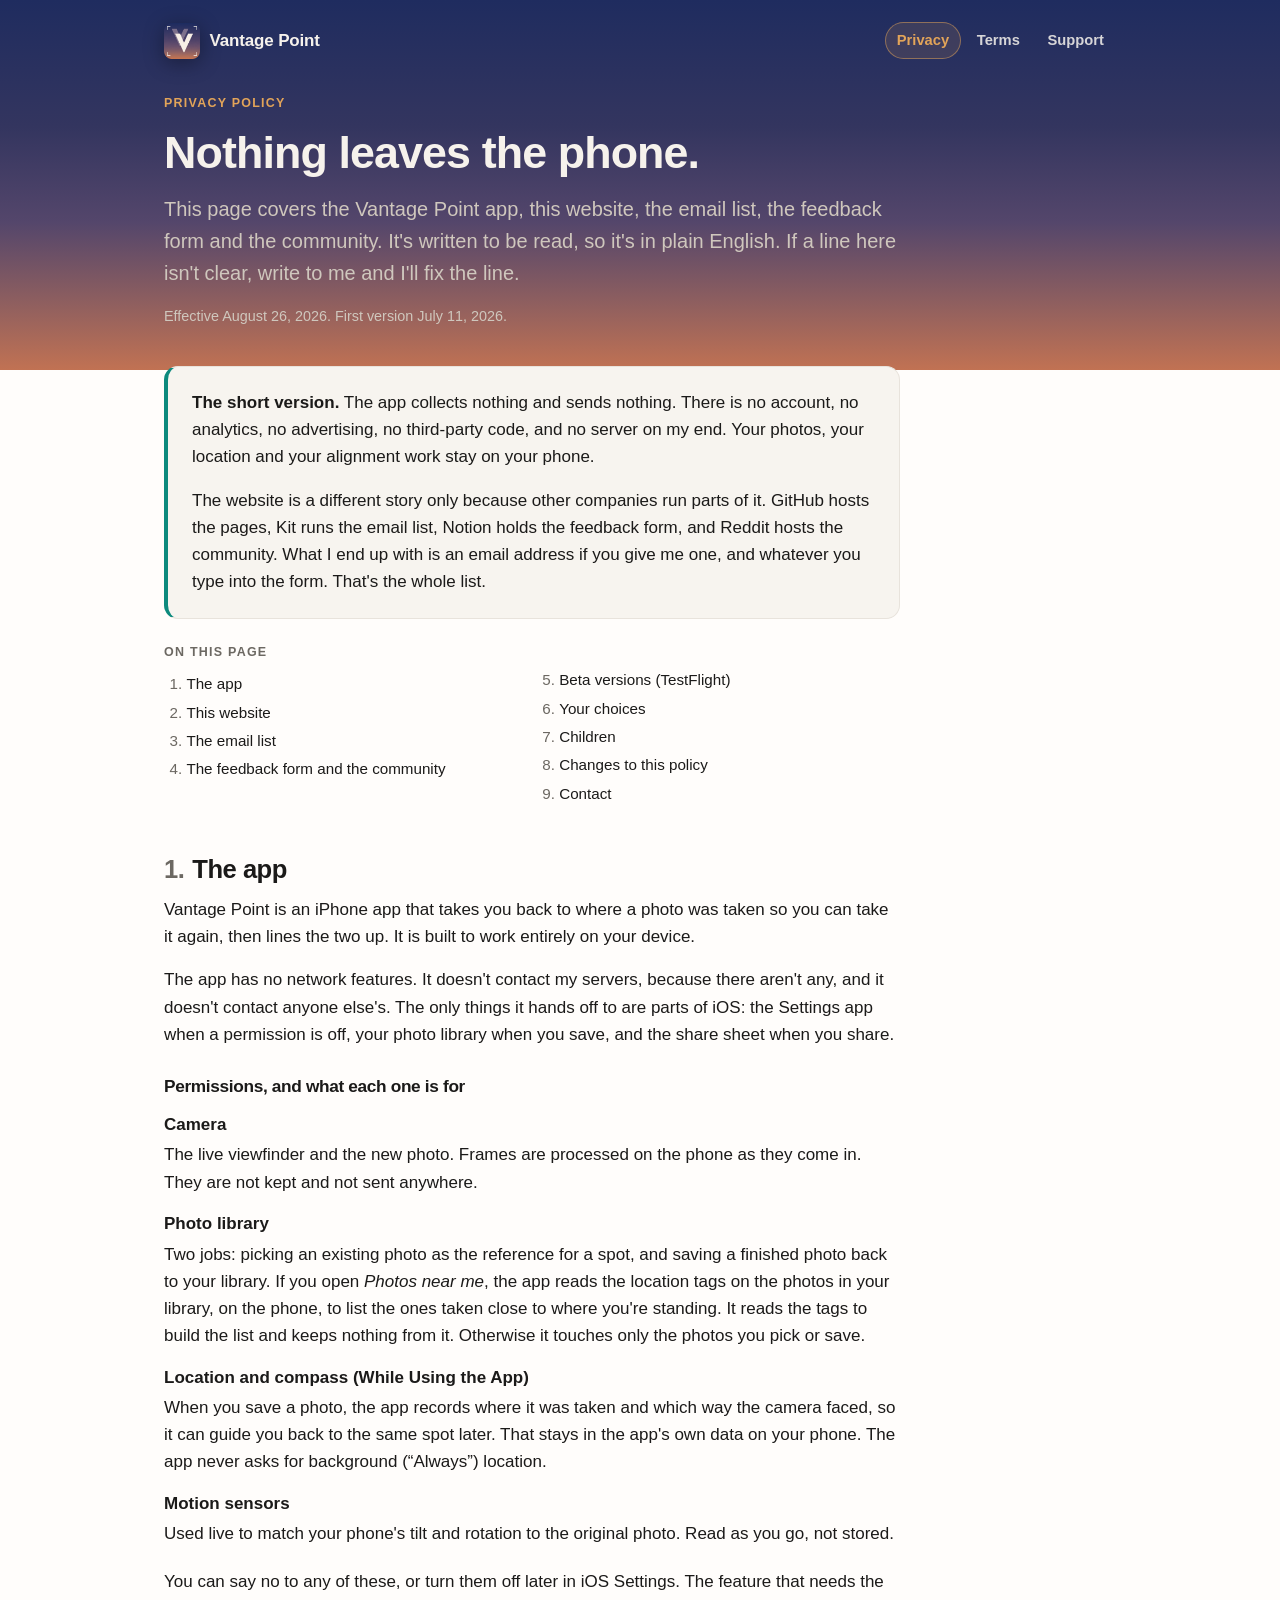
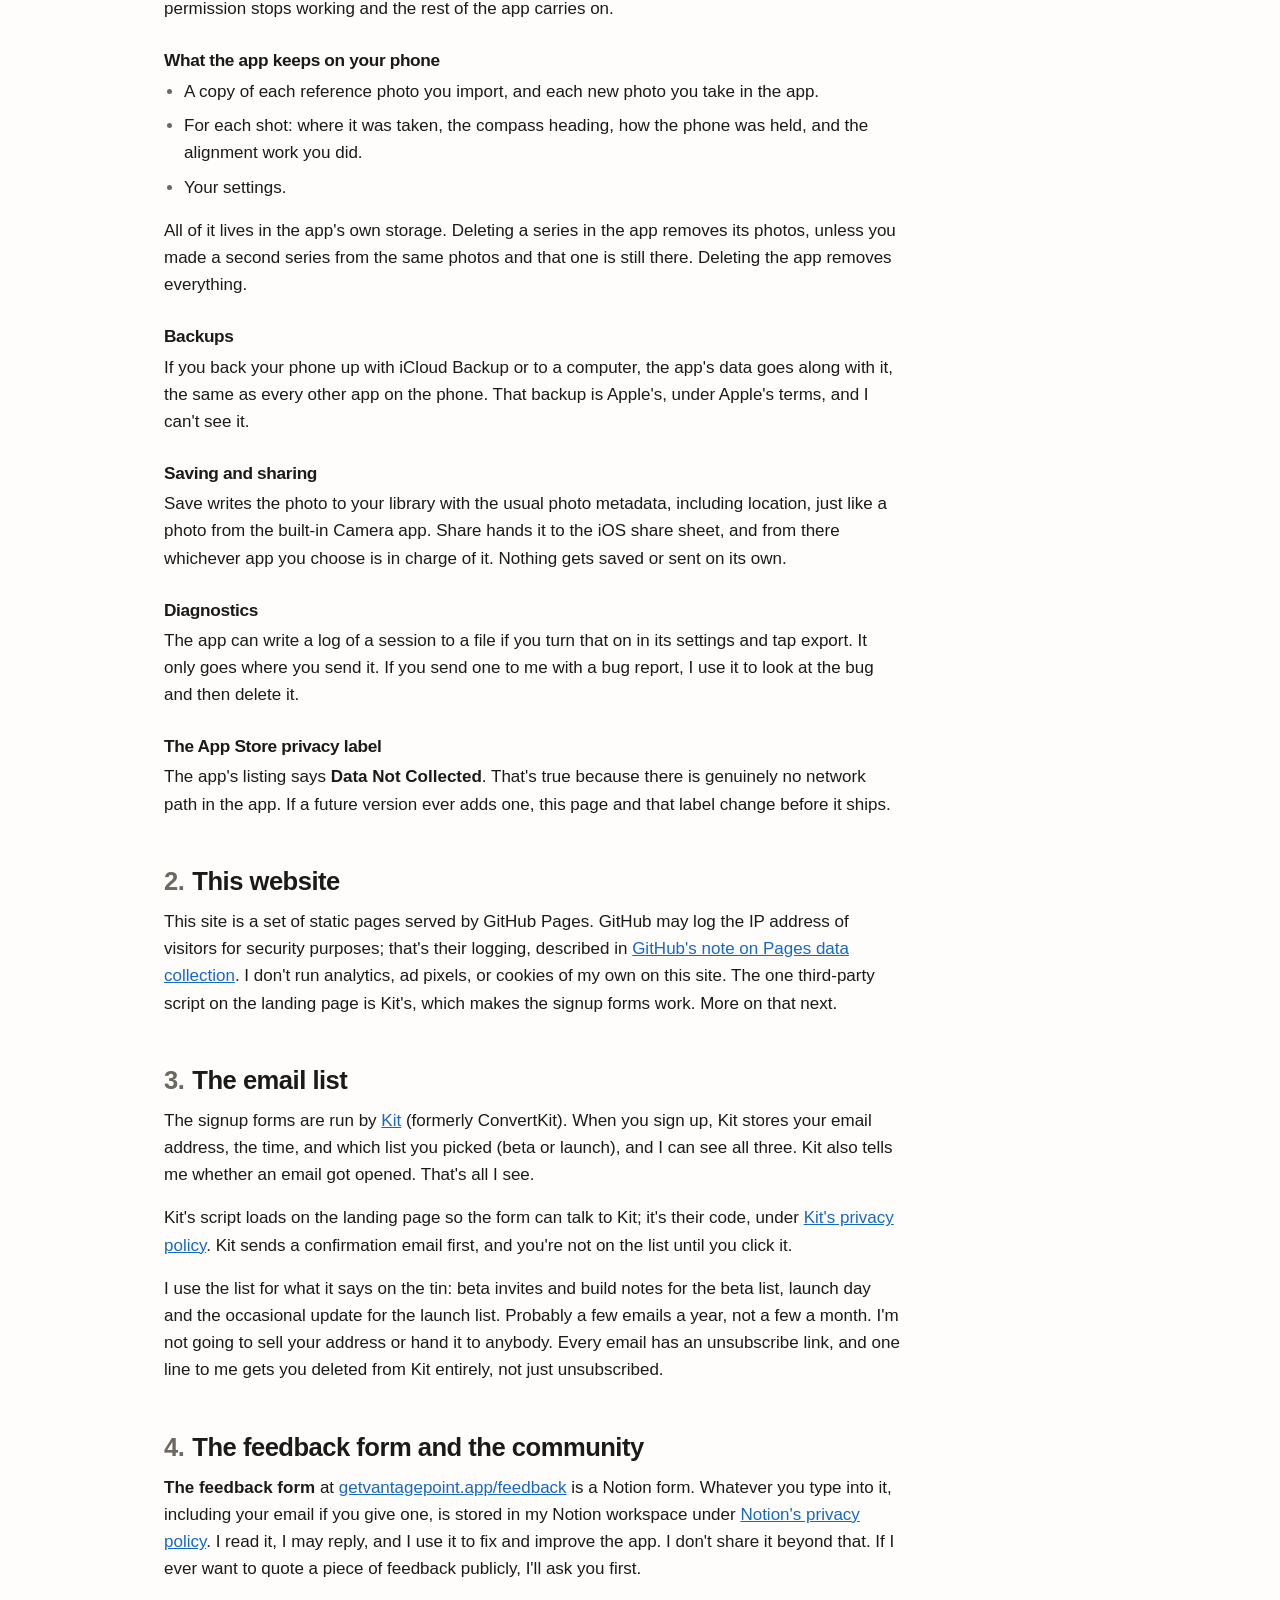
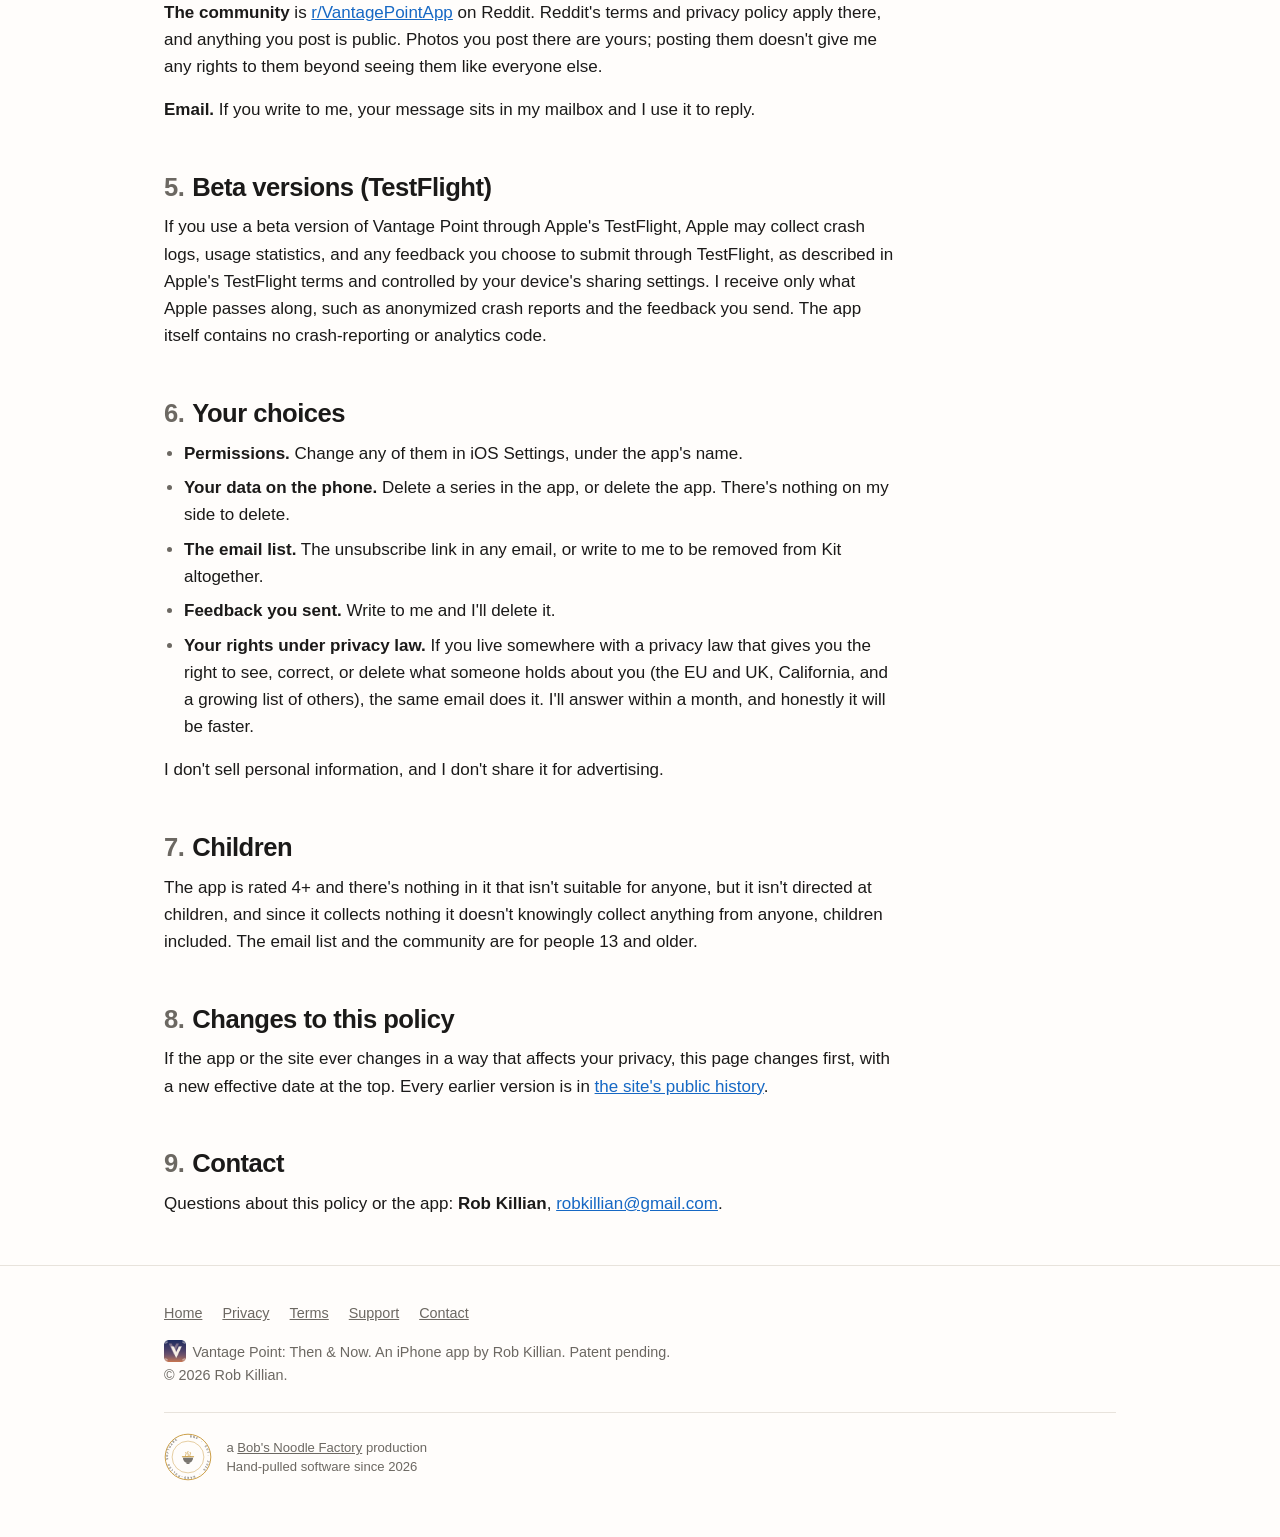
<file: privacy.html>
<!DOCTYPE html>
<html lang="en">
<head>
<meta charset="utf-8">
<meta name="viewport" content="width=device-width, initial-scale=1">
<title>Privacy Policy — Vantage Point</title>
<meta name="description" content="The Vantage Point privacy policy, in plain English. The app collects nothing and sends nothing. The website, the email list, the feedback form and the community are covered here too.">
<link rel="canonical" href="https://getvantagepoint.app/privacy.html">
<link rel="icon" href="/favicon.ico" sizes="any">
<link rel="icon" type="image/png" sizes="32x32" href="/img/favicon-32.png">
<link rel="icon" type="image/png" sizes="192x192" href="/img/icon-192.png">
<link rel="apple-touch-icon" href="/apple-touch-icon.png">
<meta name="theme-color" content="#1f2c5f">
<link rel="stylesheet" href="site.css">
</head>
<body>

<header class="band">
  <div class="wrap">
    <nav class="topnav" aria-label="Site">
      <a class="brand" href="/"><img src="img/app-icon-256.png" width="36" height="36" alt="">Vantage Point</a>
      <div class="links">
        <a href="privacy.html" aria-current="page">Privacy</a>
        <a href="terms.html">Terms</a>
        <a href="support.html">Support</a>
      </div>
    </nav>
    <p class="kicker">Privacy policy</p>
    <h1>Nothing leaves the phone.</h1>
    <p class="lede">
      This page covers the Vantage Point app, this website, the email list, the feedback form and
      the community. It's written to be read, so it's in plain English. If a line here isn't clear,
      write to me and I'll fix the line.
    </p>
    <p class="meta">Effective August 26, 2026. First version July 11, 2026.</p>
  </div>
</header>

<main class="wrap">
  <div class="prose legal">

    <div class="card teal short">
      <p>
        <strong>The short version.</strong> The app collects nothing and sends nothing. There is no
        account, no analytics, no advertising, no third-party code, and no server on my end. Your
        photos, your location and your alignment work stay on your phone.
      </p>
      <p>
        The website is a different story only because other companies run parts of it. GitHub
        hosts the pages, Kit runs the email list, Notion holds the feedback form, and Reddit hosts
        the community. What I end up with is an email address if you give me one, and whatever you
        type into the form. That's the whole list.
      </p>
    </div>

    <nav class="toc" aria-label="On this page">
      <p>On this page</p>
      <ol>
        <li><a href="#app">The app</a></li>
        <li><a href="#website">This website</a></li>
        <li><a href="#list">The email list</a></li>
        <li><a href="#feedback">The feedback form and the community</a></li>
        <li><a href="#beta">Beta versions (TestFlight)</a></li>
        <li><a href="#choices">Your choices</a></li>
        <li><a href="#children">Children</a></li>
        <li><a href="#changes">Changes to this policy</a></li>
        <li><a href="#contact">Contact</a></li>
      </ol>
    </nav>

    <h2 id="app"><span class="num">1.</span>The app</h2>
    <p>
      Vantage Point is an iPhone app that takes you back to where a photo was taken so you can take
      it again, then lines the two up. It is built to work entirely on your device.
    </p>
    <p>
      The app has no network features. It doesn't contact my servers, because there aren't any, and
      it doesn't contact anyone else's. The only things it hands off to are parts of iOS: the
      Settings app when a permission is off, your photo library when you save, and the share sheet
      when you share.
    </p>

    <h3>Permissions, and what each one is for</h3>
    <dl class="perm">
      <dt>Camera</dt>
      <dd>The live viewfinder and the new photo. Frames are processed on the phone as they come in.
        They are not kept and not sent anywhere.</dd>
      <dt>Photo library</dt>
      <dd>Two jobs: picking an existing photo as the reference for a spot, and saving a finished
        photo back to your library. If you open <em>Photos near me</em>, the app reads the location
        tags on the photos in your library, on the phone, to list the ones taken close to where
        you're standing. It reads the tags to build the list and keeps nothing from it. Otherwise it
        touches only the photos you pick or save.</dd>
      <dt>Location and compass (While Using the App)</dt>
      <dd>When you save a photo, the app records where it was taken and which way the camera faced,
        so it can guide you back to the same spot later. That stays in the app's own data on your
        phone. The app never asks for background (&ldquo;Always&rdquo;) location.</dd>
      <dt>Motion sensors</dt>
      <dd>Used live to match your phone's tilt and rotation to the original photo. Read as you go,
        not stored.</dd>
    </dl>
    <p>
      You can say no to any of these, or turn them off later in iOS Settings. The feature that needs
      the permission stops working and the rest of the app carries on.
    </p>

    <h3>What the app keeps on your phone</h3>
    <ul>
      <li>A copy of each reference photo you import, and each new photo you take in the app.</li>
      <li>For each shot: where it was taken, the compass heading, how the phone was held, and the
        alignment work you did.</li>
      <li>Your settings.</li>
    </ul>
    <p>
      All of it lives in the app's own storage. Deleting a series in the app removes its photos,
      unless you made a second series from the same photos and that one is still there. Deleting the
      app removes everything.
    </p>

    <h3>Backups</h3>
    <p>
      If you back your phone up with iCloud Backup or to a computer, the app's data goes along with
      it, the same as every other app on the phone. That backup is Apple's, under Apple's terms, and
      I can't see it.
    </p>

    <h3>Saving and sharing</h3>
    <p>
      Save writes the photo to your library with the usual photo metadata, including location, just
      like a photo from the built-in Camera app. Share hands it to the iOS share sheet, and from there
      whichever app you choose is in charge of it. Nothing gets saved or sent on its own.
    </p>

    <h3>Diagnostics</h3>
    <p>
      The app can write a log of a session to a file if you turn that on in its settings and tap
      export. It only goes where you send it. If you send one to me with a bug report, I use it to
      look at the bug and then delete it.
    </p>

    <h3>The App Store privacy label</h3>
    <p>
      The app's listing says <strong>Data Not Collected</strong>. That's true because there is
      genuinely no network path in the app. If a future version ever adds one, this page and that
      label change before it ships.
    </p>

    <h2 id="website"><span class="num">2.</span>This website</h2>
    <p>
      This site is a set of static pages served by GitHub Pages. GitHub may log the IP address of
      visitors for security purposes; that's their logging, described in
      <a href="https://docs.github.com/en/pages/getting-started-with-github-pages/what-is-github-pages#data-collection">GitHub's note on Pages data collection</a>.
      I don't run analytics, ad pixels, or cookies of my own on this site. The one third-party
      script on the landing page is Kit's, which makes the signup forms work. More on that next.
    </p>

    <h2 id="list"><span class="num">3.</span>The email list</h2>
    <p>
      The signup forms are run by <a href="https://kit.com/">Kit</a> (formerly ConvertKit). When you
      sign up, Kit stores your email address, the time, and which list you picked (beta or launch),
      and I can see all three. Kit also tells me whether an email got opened. That's all I see.
    </p>
    <p>
      Kit's script loads on the landing page so the form can talk to Kit; it's their code, under
      <a href="https://kit.com/privacy">Kit's privacy policy</a>. Kit sends a confirmation email
      first, and you're not on the list until you click it.
    </p>
    <p>
      I use the list for what it says on the tin: beta invites and build notes for the beta list,
      launch day and the occasional update for the launch list. Probably a few emails a year, not a
      few a month. I'm not going to sell your address or hand it to anybody. Every email has an
      unsubscribe link, and one line to me gets you deleted from Kit entirely, not just
      unsubscribed.
    </p>

    <h2 id="feedback"><span class="num">4.</span>The feedback form and the community</h2>
    <p>
      <strong>The feedback form</strong> at <a href="/feedback">getvantagepoint.app/feedback</a> is a
      Notion form. Whatever you type into it, including your email if you give one, is stored in my
      Notion workspace under <a href="https://www.notion.com/privacy">Notion's privacy policy</a>. I
      read it, I may reply, and I use it to fix and improve the app. I don't share it beyond that.
      If I ever want to quote a piece of feedback publicly, I'll ask you first.
    </p>
    <p>
      <strong>The community</strong> is <a href="https://www.reddit.com/r/VantagePointApp/">r/VantagePointApp</a>
      on Reddit. Reddit's terms and privacy policy apply there, and anything you post is public.
      Photos you post there are yours; posting them doesn't give me any rights to them beyond seeing
      them like everyone else.
    </p>
    <p>
      <strong>Email.</strong> If you write to me, your message sits in my mailbox and I use it to
      reply.
    </p>

    <h2 id="beta"><span class="num">5.</span>Beta versions (TestFlight)</h2>
    <p>
      If you use a beta version of Vantage Point through Apple's TestFlight, Apple may collect crash
      logs, usage statistics, and any feedback you choose to submit through TestFlight, as described
      in Apple's TestFlight terms and controlled by your device's sharing settings. I receive only
      what Apple passes along, such as anonymized crash reports and the feedback you send. The app
      itself contains no crash-reporting or analytics code.
    </p>

    <h2 id="choices"><span class="num">6.</span>Your choices</h2>
    <ul>
      <li><strong>Permissions.</strong> Change any of them in iOS Settings, under the app's name.</li>
      <li><strong>Your data on the phone.</strong> Delete a series in the app, or delete the app.
        There's nothing on my side to delete.</li>
      <li><strong>The email list.</strong> The unsubscribe link in any email, or write to me to be
        removed from Kit altogether.</li>
      <li><strong>Feedback you sent.</strong> Write to me and I'll delete it.</li>
      <li><strong>Your rights under privacy law.</strong> If you live somewhere with a privacy law
        that gives you the right to see, correct, or delete what someone holds about you (the EU
        and UK, California, and a growing list of others), the same email does it. I'll answer
        within a month, and honestly it will be faster.</li>
    </ul>
    <p>I don't sell personal information, and I don't share it for advertising.</p>

    <h2 id="children"><span class="num">7.</span>Children</h2>
    <p>
      The app is rated 4+ and there's nothing in it that isn't suitable for anyone, but it isn't
      directed at children, and since it collects nothing it doesn't knowingly collect anything from
      anyone, children included. The email list and the community are for people 13 and older.
    </p>

    <h2 id="changes"><span class="num">8.</span>Changes to this policy</h2>
    <p>
      If the app or the site ever changes in a way that affects your privacy, this page changes
      first, with a new effective date at the top. Every earlier version is in
      <a href="https://github.com/bigskybob/legal/commits/main/privacy.html">the site's public history</a>.
    </p>

    <h2 id="contact"><span class="num">9.</span>Contact</h2>
    <p>
      Questions about this policy or the app: <strong>Rob Killian</strong>,
      <a href="mailto:robkillian@gmail.com">robkillian@gmail.com</a>.
    </p>

  </div>
</main>

<footer>
  <div class="wrap">
    <nav>
      <a href="./">Home</a>
      <a href="privacy.html">Privacy</a>
      <a href="terms.html">Terms</a>
      <a href="support.html">Support</a>
      <a href="mailto:robkillian@gmail.com">Contact</a>
    </nav>
    <p class="brandline" style="margin:0">
      <img src="img/app-icon-256.png" width="22" height="22" alt="">Vantage Point: Then &amp; Now. An iPhone app by Rob Killian. Patent pending.
    </p>
    <p>&copy; 2026 Rob Killian.</p>
    <div class="colophon">
      <svg class="bnf-seal" viewBox="0 0 160 160" role="img" aria-label="Bob's Noodle Factory seal">
        <defs><path id="sealcirc" d="M80 14 a66 66 0 1 1 -0.1 0" fill="none"/></defs>
        <circle cx="80" cy="80" r="76" fill="none" stroke="var(--g)" stroke-width="3"/>
        <circle cx="80" cy="80" r="53" fill="none" stroke="var(--g)" stroke-width="1.5"/>
        <g transform="translate(53,59) scale(0.45)">
          <g fill="none" stroke="var(--g)" stroke-width="5" stroke-linecap="round">
            <path d="M44 12 q6 8 0 15 q-6 8 0 16"/>
            <path d="M60 5 q-6 9 0 19 q6 9 0 19"/>
            <path d="M76 12 q6 8 0 15 q-6 8 0 16"/>
          </g>
          <rect x="14" y="42" width="92" height="7" rx="3.5" fill="var(--g)"/>
          <path d="M22 53 A38 38 0 0 0 98 53 Z" fill="currentColor"/>
          <path d="M47 91 h26 l-4 8 h-18 Z" fill="currentColor"/>
        </g>
        <text font-family="ui-monospace, Menlo, monospace" font-size="11" font-weight="700" letter-spacing="3.2" fill="currentColor"><textPath href="#sealcirc" startOffset="6">BNF · EST. 2026 · HAND-PULLED SOFTWARE</textPath></text>
      </svg>
      <p>a <a href="https://bobsnoodlefactory.com">Bob's Noodle Factory</a> production<br>Hand-pulled software since 2026</p>
    </div>
  </div>
</footer>

</body>
</html>
</file>
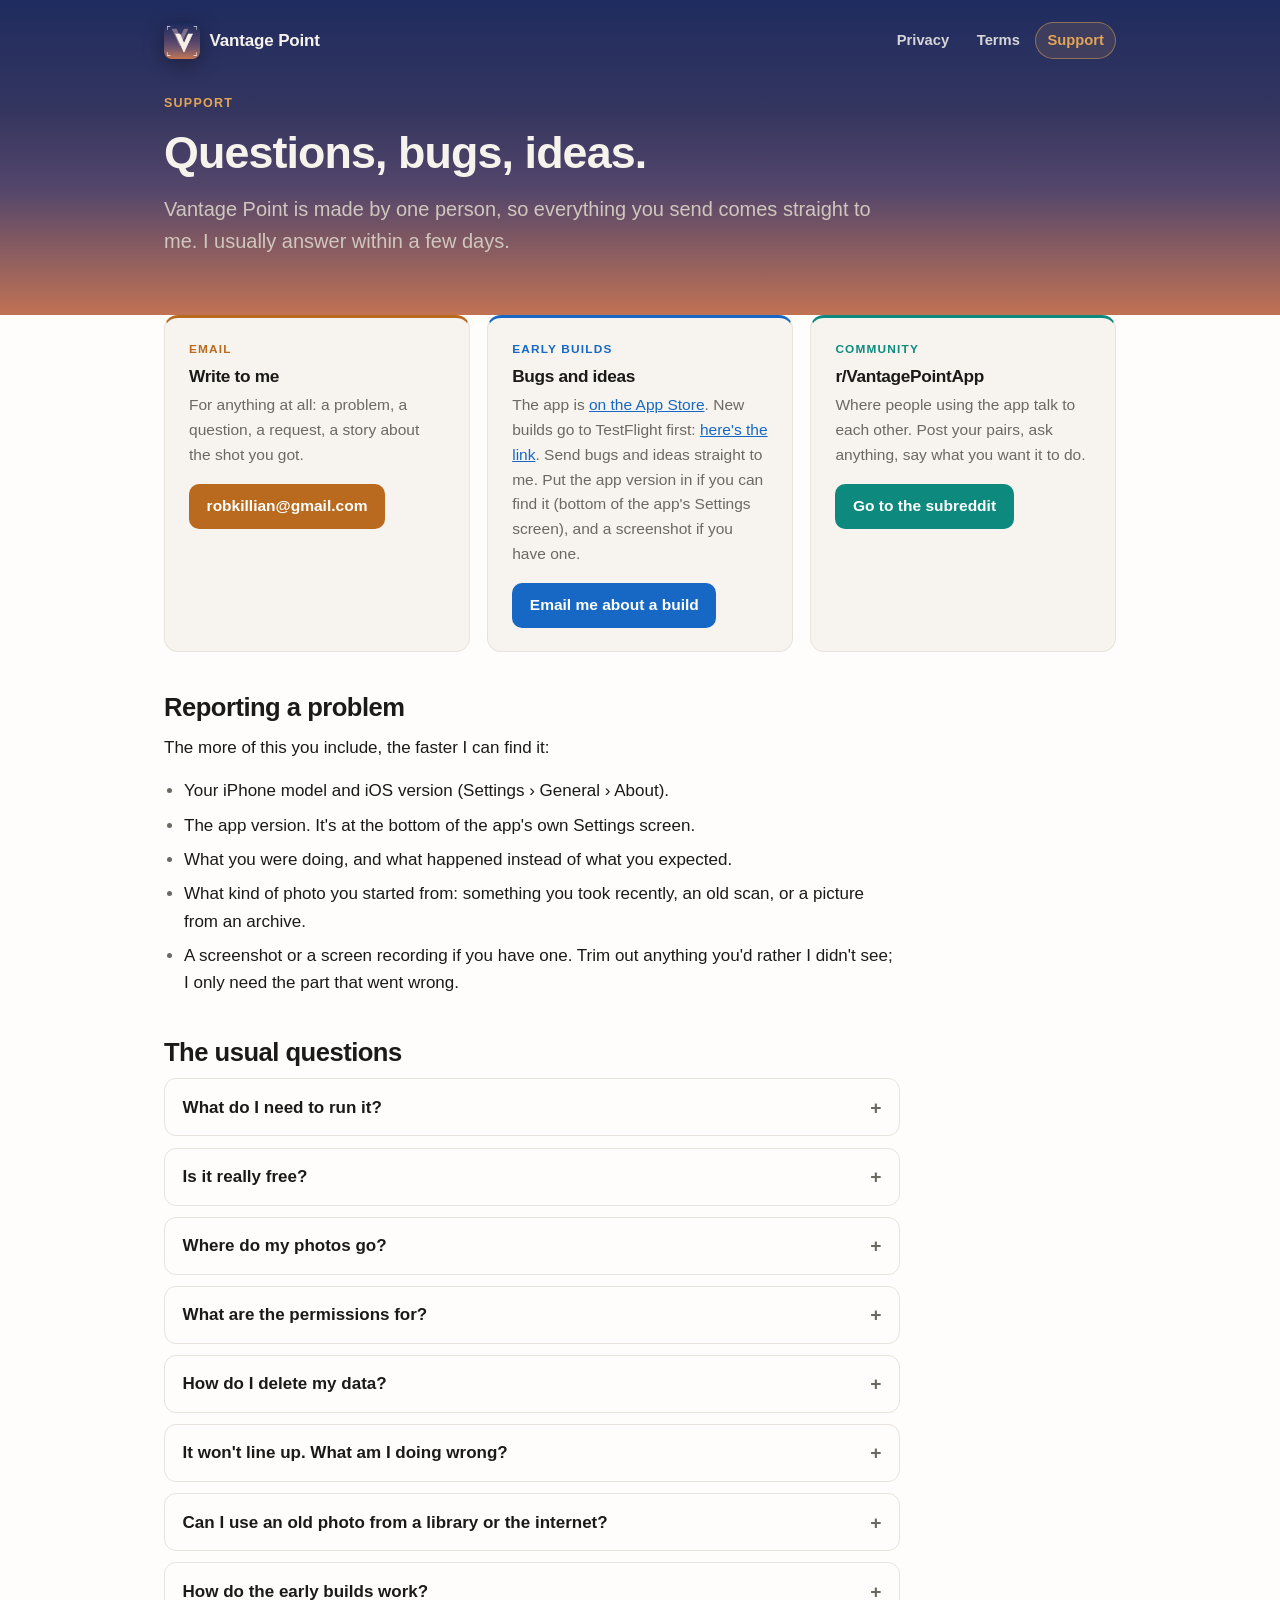
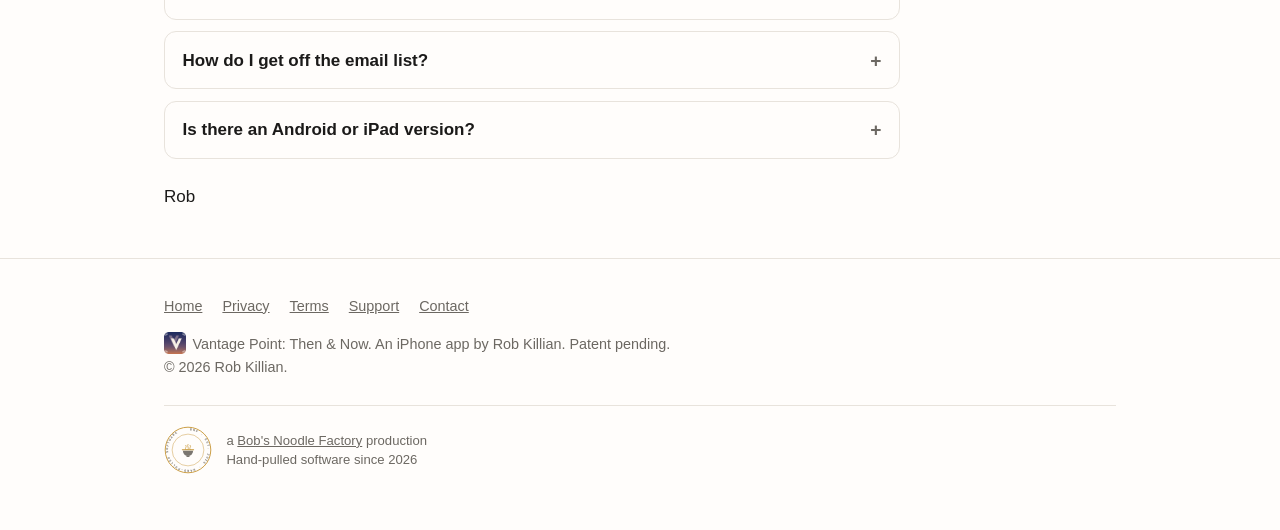
<file: support.html>
<!DOCTYPE html>
<html lang="en">
<head>
<meta charset="utf-8">
<meta name="viewport" content="width=device-width, initial-scale=1">
<title>Support — Vantage Point</title>
<meta name="description" content="Support for the Vantage Point app: how to reach Rob, what to include in a bug report, and answers to the usual questions about permissions, photos, early builds and the email list.">
<link rel="canonical" href="https://getvantagepoint.app/support.html">
<link rel="icon" href="/favicon.ico" sizes="any">
<link rel="icon" type="image/png" sizes="32x32" href="/img/favicon-32.png">
<link rel="icon" type="image/png" sizes="192x192" href="/img/icon-192.png">
<link rel="apple-touch-icon" href="/apple-touch-icon.png">
<meta name="theme-color" content="#1f2c5f">
<link rel="stylesheet" href="site.css">
</head>
<body>

<header class="band">
  <div class="wrap">
    <nav class="topnav" aria-label="Site">
      <a class="brand" href="/"><img src="img/app-icon-256.png" width="36" height="36" alt="">Vantage Point</a>
      <div class="links">
        <a href="privacy.html">Privacy</a>
        <a href="terms.html">Terms</a>
        <a href="support.html" aria-current="page">Support</a>
      </div>
    </nav>
    <p class="kicker">Support</p>
    <h1>Questions, bugs, ideas.</h1>
    <p class="lede">
      Vantage Point is made by one person, so everything you send comes straight to me. I usually
      answer within a few days.
    </p>
  </div>
</header>

<main class="wrap">

  <div class="grid">
    <div class="card" style="--c:var(--then)">
      <span class="tag">Email</span>
      <h3>Write to me</h3>
      <p>For anything at all: a problem, a question, a request, a story about the shot you got.</p>
      <p><a class="btn" style="--c:var(--then)" href="mailto:robkillian@gmail.com">robkillian@gmail.com</a></p>
    </div>
    <div class="card" style="--c:var(--now)">
      <span class="tag">Early builds</span>
      <h3>Bugs and ideas</h3>
      <p>The app is <a href="https://apps.apple.com/us/app/vantage-point-then-now/id6790538756" rel="noopener">on the App Store</a>. New builds go to TestFlight first: <a href="https://testflight.apple.com/join/Cv6UWqcD" rel="noopener">here's the link</a>. Send bugs and ideas straight to me. Put the app version in if you can find it (bottom of the app's Settings screen), and a screenshot if you have one.</p>
      <p><a class="btn" style="--c:var(--now)" href="mailto:robkillian@gmail.com?subject=Vantage%20Point%20beta">Email me about a build</a></p>
    </div>
    <div class="card" style="--c:var(--teal)">
      <span class="tag">Community</span>
      <h3>r/VantagePointApp</h3>
      <p>Where people using the app talk to each other. Post your pairs, ask anything, say what you want it to do.</p>
      <p><a class="btn" style="--c:var(--teal)" href="https://www.reddit.com/r/VantagePointApp/">Go to the subreddit</a></p>
    </div>
  </div>

  <div class="prose">

    <h2 id="bug">Reporting a problem</h2>
    <p>The more of this you include, the faster I can find it:</p>
    <ul>
      <li>Your iPhone model and iOS version (Settings &rsaquo; General &rsaquo; About).</li>
      <li>The app version. It's at the bottom of the app's own Settings screen.</li>
      <li>What you were doing, and what happened instead of what you expected.</li>
      <li>What kind of photo you started from: something you took recently, an old scan, or a
        picture from an archive.</li>
      <li>A screenshot or a screen recording if you have one. Trim out anything you'd rather I
        didn't see; I only need the part that went wrong.</li>
    </ul>

    <h2 id="faq">The usual questions</h2>

    <details id="need">
      <summary>What do I need to run it?</summary>
      <p>An iPhone running iOS 17 or later. It's free. iPhone only for now; if enough people ask for
      Android or an iPad version I'll look at it.</p>
    </details>

    <details id="free">
      <summary>Is it really free?</summary>
      <p>Yes. The part you'll use most stays free: no ads, no watermark, and no cap on how many places
      you keep going back to. The short clip that sweeps from the old photo into your new one is free
      too, and so are the timelapse of a whole series, the animated GIF and the sizes for the different
      apps. I may add a paid set of features eventually. If I do, nothing that works today gets moved
      behind it.</p>
    </details>

    <details id="photos">
      <summary>Where do my photos go?</summary>
      <p>Nowhere. Everything happens on the phone. There's no account, no server, and nothing you make
      is used to train an AI model. The <a href="privacy.html">privacy policy</a> has the whole
      picture, and it's short.</p>
    </details>

    <details id="permissions">
      <summary>What are the permissions for?</summary>
      <ul>
        <li><strong>Camera</strong> runs the viewfinder and takes the new photo.</li>
        <li><strong>Photos</strong> lets you pick a reference photo, save a finished one, and, if you
          use <em>Photos near me</em>, find shots taken close to where you're standing.</li>
        <li><strong>Location</strong> (only while using the app) records where a photo was taken so
          the app can guide you back to the spot.</li>
        <li><strong>Motion</strong> matches your phone's tilt and rotation to the original photo.</li>
      </ul>
      <p>You can change any of them later in iOS Settings, under the app's name. The feature that
      needs the permission stops working and the rest carries on.</p>
    </details>

    <details id="delete">
      <summary>How do I delete my data?</summary>
      <p>Delete a series in the app to remove its photos, or delete the app to remove everything.
      There's nothing on my side to delete, because nothing ever came to me. If you signed up for the
      email list, the unsubscribe link in any email takes you off it, or write to me and I'll remove
      you from the list entirely.</p>
    </details>

    <details id="align">
      <summary>It won't line up. What am I doing wrong?</summary>
      <p>Probably nothing. Some scenes are much harder than others, and the honest answer is that
      patience does most of the work. A few things that help:</p>
      <ul>
        <li>Move your feet, not just the phone. Most of the mismatch is where you're standing.</li>
        <li>Line up one edge at a time. Get one long line to sit right, then work on the next.</li>
        <li>Scenes with strong straight lines, like buildings and fences, are easier than trees and
          water.</li>
        <li>Low light and featureless scenes are harder. When the phone can't track its position
          well, the app drops to a simpler mode that guides on the picture alone.</li>
        <li>Watch where you're stepping. Look up often.</li>
      </ul>
      <p>If a scene keeps beating you, tell me which one. That's exactly what I want to know.</p>
    </details>

    <details id="archive">
      <summary>Can I use an old photo from a library or the internet?</summary>
      <p>If you have the right to, yes. A photo you didn't take may belong to a family member, a
      library, an archive, or a photographer, and it's on you to check. In the United States a photo
      published before 1931 is very likely public domain by age, though an archive can set terms on
      its own scans. Credit the source either way. The <a href="terms.html#others">terms</a> say the
      same thing.</p>
    </details>

    <details id="beta">
      <summary>How do the early builds work?</summary>
      <p>New builds go to TestFlight, Apple's free app for trying things before they ship, a week or so
      before they reach the App Store. The link is on the home page; TestFlight installs the app
      beside your normal apps and updates it when a new build goes out. To stop testing, delete the
      app, or open TestFlight and tap <em>Stop Testing</em>. TestFlight builds expire after 90 days on
      their own.</p>
    </details>

    <details id="list">
      <summary>How do I get off the email list?</summary>
      <p>Every email has an unsubscribe link at the bottom. If you'd rather I delete you from the list
      entirely, write to me and I will.</p>
    </details>

    <details id="ipad">
      <summary>Is there an Android or iPad version?</summary>
      <p>Not right now. It's iPhone only. If enough people ask, I'll look at it; say so on the list and
      I'll count you.</p>
    </details>

    <p class="sig">Rob</p>

  </div>
</main>

<footer>
  <div class="wrap">
    <nav>
      <a href="./">Home</a>
      <a href="privacy.html">Privacy</a>
      <a href="terms.html">Terms</a>
      <a href="support.html">Support</a>
      <a href="mailto:robkillian@gmail.com">Contact</a>
    </nav>
    <p class="brandline" style="margin:0">
      <img src="img/app-icon-256.png" width="22" height="22" alt="">Vantage Point: Then &amp; Now. An iPhone app by Rob Killian. Patent pending.
    </p>
    <p>&copy; 2026 Rob Killian.</p>
    <div class="colophon">
      <svg class="bnf-seal" viewBox="0 0 160 160" role="img" aria-label="Bob's Noodle Factory seal">
        <defs><path id="sealcirc" d="M80 14 a66 66 0 1 1 -0.1 0" fill="none"/></defs>
        <circle cx="80" cy="80" r="76" fill="none" stroke="var(--g)" stroke-width="3"/>
        <circle cx="80" cy="80" r="53" fill="none" stroke="var(--g)" stroke-width="1.5"/>
        <g transform="translate(53,59) scale(0.45)">
          <g fill="none" stroke="var(--g)" stroke-width="5" stroke-linecap="round">
            <path d="M44 12 q6 8 0 15 q-6 8 0 16"/>
            <path d="M60 5 q-6 9 0 19 q6 9 0 19"/>
            <path d="M76 12 q6 8 0 15 q-6 8 0 16"/>
          </g>
          <rect x="14" y="42" width="92" height="7" rx="3.5" fill="var(--g)"/>
          <path d="M22 53 A38 38 0 0 0 98 53 Z" fill="currentColor"/>
          <path d="M47 91 h26 l-4 8 h-18 Z" fill="currentColor"/>
        </g>
        <text font-family="ui-monospace, Menlo, monospace" font-size="11" font-weight="700" letter-spacing="3.2" fill="currentColor"><textPath href="#sealcirc" startOffset="6">BNF · EST. 2026 · HAND-PULLED SOFTWARE</textPath></text>
      </svg>
      <p>a <a href="https://bobsnoodlefactory.com">Bob's Noodle Factory</a> production<br>Hand-pulled software since 2026</p>
    </div>
  </div>
</footer>

</body>
</html>
</file>
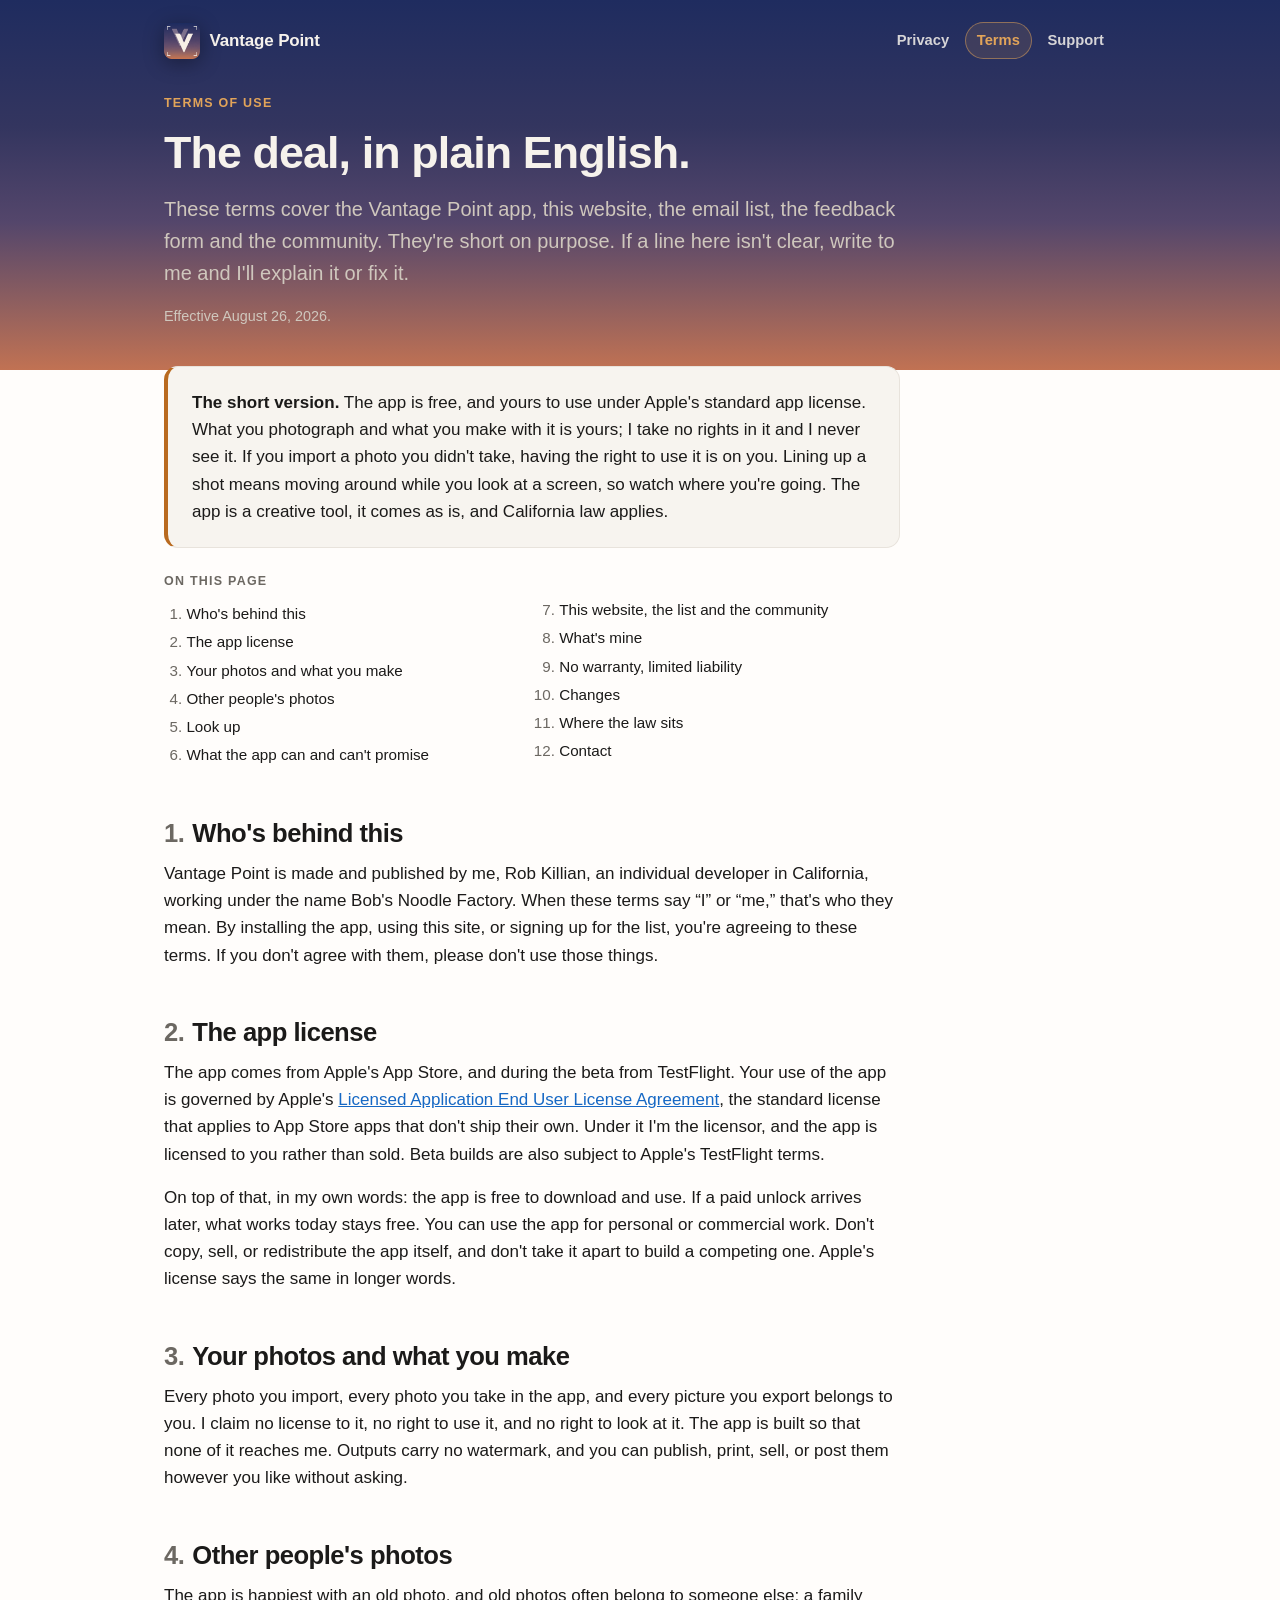
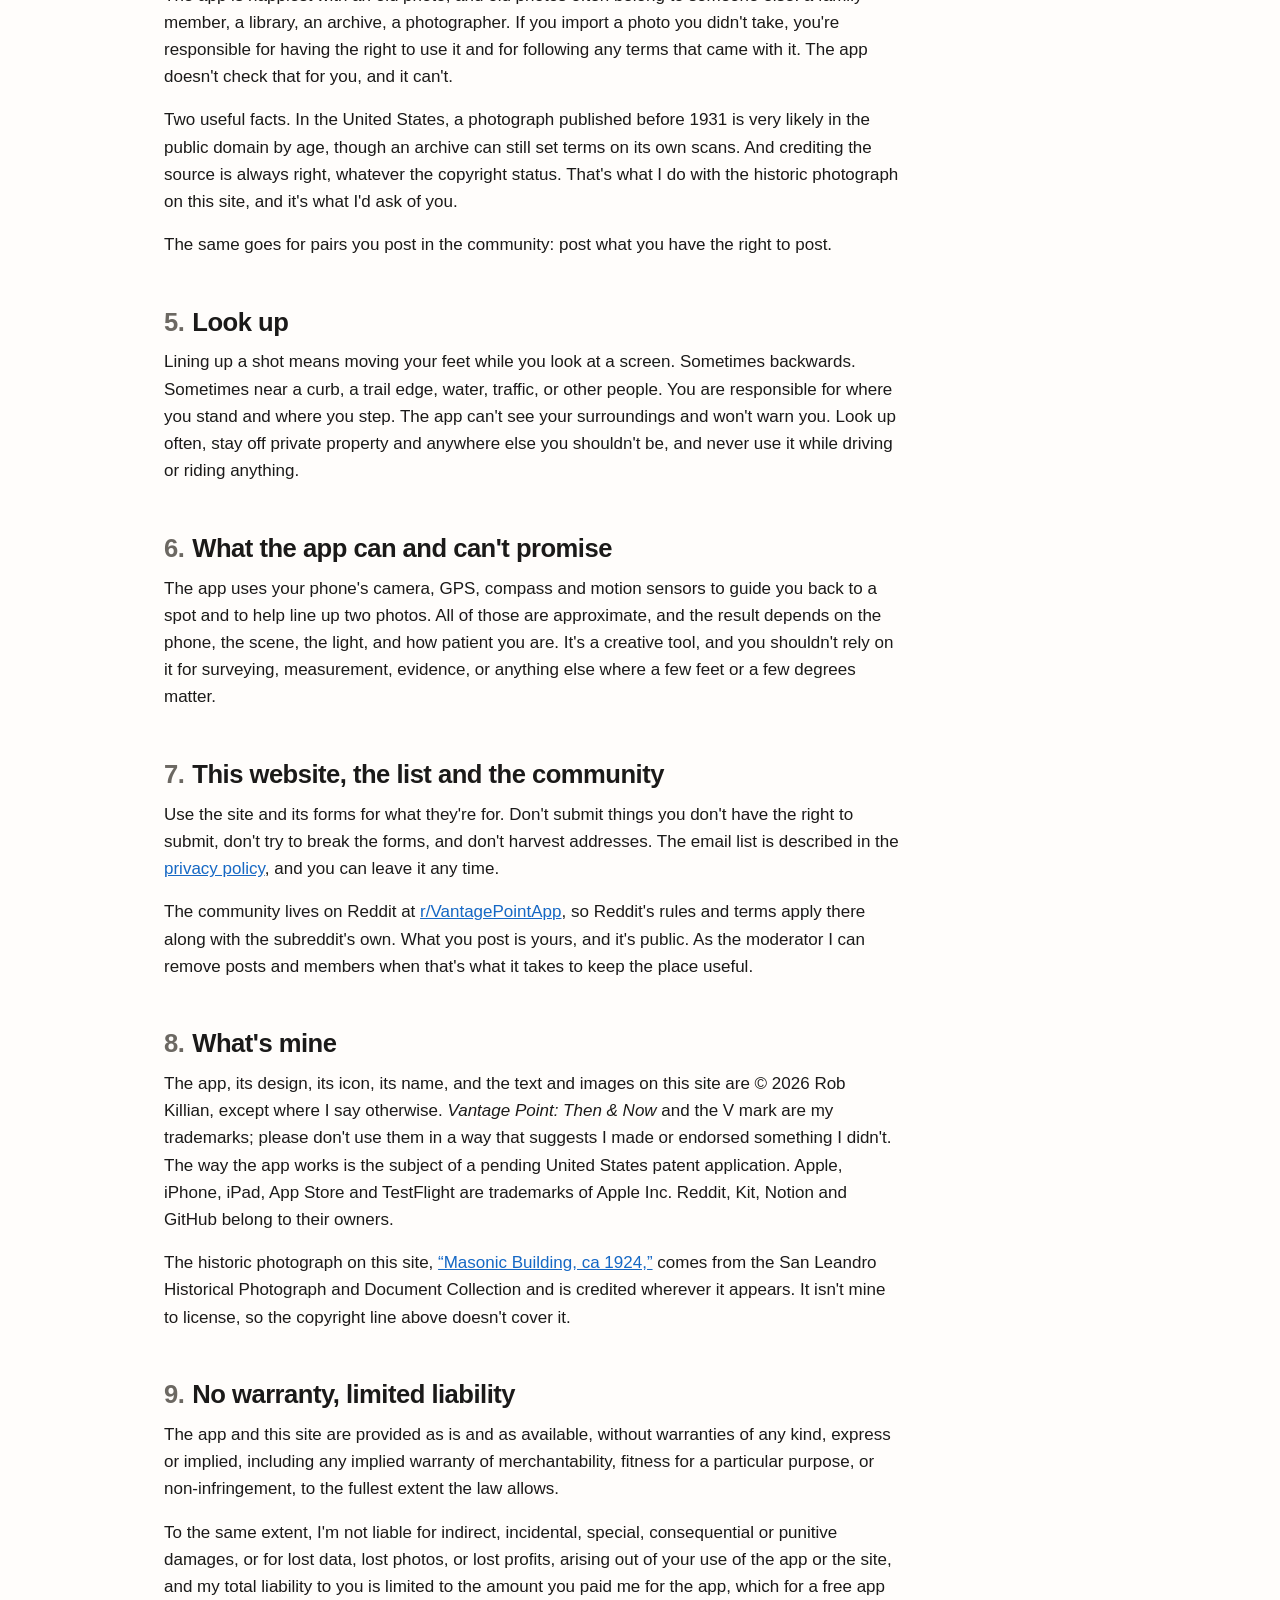
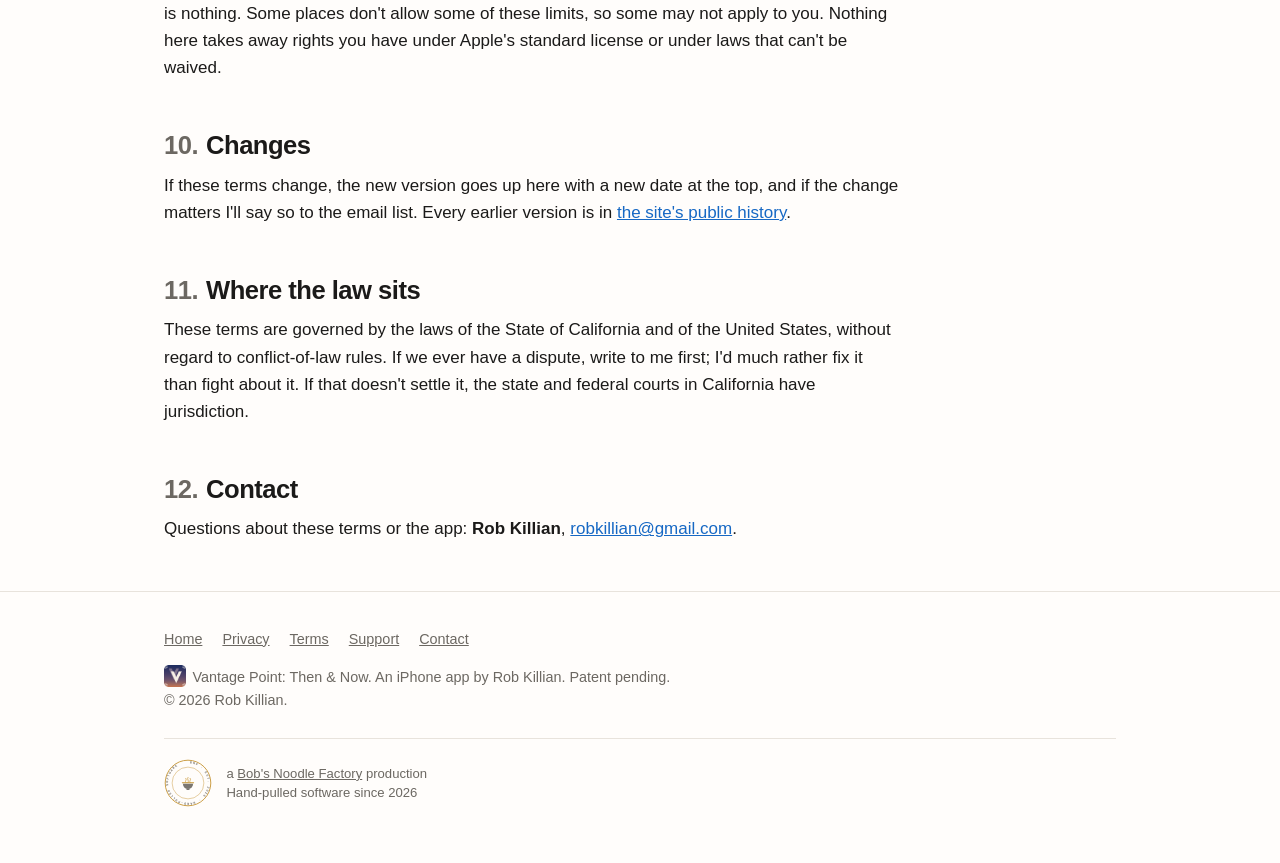
<file: terms.html>
<!DOCTYPE html>
<html lang="en">
<head>
<meta charset="utf-8">
<meta name="viewport" content="width=device-width, initial-scale=1">
<title>Terms of Use — Vantage Point</title>
<meta name="description" content="The terms for the Vantage Point app and website, in plain English: Apple's standard app license, your photos stay yours, other people's photos are your responsibility, and watch where you step.">
<link rel="canonical" href="https://getvantagepoint.app/terms.html">
<link rel="icon" href="/favicon.ico" sizes="any">
<link rel="icon" type="image/png" sizes="32x32" href="/img/favicon-32.png">
<link rel="icon" type="image/png" sizes="192x192" href="/img/icon-192.png">
<link rel="apple-touch-icon" href="/apple-touch-icon.png">
<meta name="theme-color" content="#1f2c5f">
<link rel="stylesheet" href="site.css">
</head>
<body>

<header class="band">
  <div class="wrap">
    <nav class="topnav" aria-label="Site">
      <a class="brand" href="/"><img src="img/app-icon-256.png" width="36" height="36" alt="">Vantage Point</a>
      <div class="links">
        <a href="privacy.html">Privacy</a>
        <a href="terms.html" aria-current="page">Terms</a>
        <a href="support.html">Support</a>
      </div>
    </nav>
    <p class="kicker">Terms of use</p>
    <h1>The deal, in plain English.</h1>
    <p class="lede">
      These terms cover the Vantage Point app, this website, the email list, the feedback form and
      the community. They're short on purpose. If a line here isn't clear, write to me and I'll
      explain it or fix it.
    </p>
    <p class="meta">Effective August 26, 2026.</p>
  </div>
</header>

<main class="wrap">
  <div class="prose legal">

    <div class="card then short">
      <p>
        <strong>The short version.</strong> The app is free, and yours to use under Apple's standard
        app license. What you photograph and what you make with it is yours; I take no rights in it
        and I never see it. If you import a photo you didn't take, having the right to use it is on
        you. Lining up a shot means moving around while you look at a screen, so watch where you're
        going. The app is a creative tool, it comes as is, and California law applies.
      </p>
    </div>

    <nav class="toc" aria-label="On this page">
      <p>On this page</p>
      <ol>
        <li><a href="#who">Who's behind this</a></li>
        <li><a href="#license">The app license</a></li>
        <li><a href="#yours">Your photos and what you make</a></li>
        <li><a href="#others">Other people's photos</a></li>
        <li><a href="#lookup">Look up</a></li>
        <li><a href="#promises">What the app can and can't promise</a></li>
        <li><a href="#site">This website, the list and the community</a></li>
        <li><a href="#mine">What's mine</a></li>
        <li><a href="#warranty">No warranty, limited liability</a></li>
        <li><a href="#changes">Changes</a></li>
        <li><a href="#law">Where the law sits</a></li>
        <li><a href="#contact">Contact</a></li>
      </ol>
    </nav>

    <h2 id="who"><span class="num">1.</span>Who's behind this</h2>
    <p>
      Vantage Point is made and published by me, Rob Killian, an individual developer in California,
      working under the name Bob's Noodle Factory. When these terms say &ldquo;I&rdquo; or
      &ldquo;me,&rdquo; that's who they mean. By installing the app, using this site, or signing up
      for the list, you're agreeing to these terms. If you don't agree with them, please don't use
      those things.
    </p>

    <h2 id="license"><span class="num">2.</span>The app license</h2>
    <p>
      The app comes from Apple's App Store, and during the beta from TestFlight. Your use of the app
      is governed by Apple's
      <a href="https://www.apple.com/legal/internet-services/itunes/dev/stdeula/">Licensed Application End User License Agreement</a>,
      the standard license that applies to App Store apps that don't ship their own. Under it I'm the
      licensor, and the app is licensed to you rather than sold. Beta builds are also subject to
      Apple's TestFlight terms.
    </p>
    <p>
      On top of that, in my own words: the app is free to download and use. If a paid unlock arrives
      later, what works today stays free. You can use the app for personal or commercial work. Don't
      copy, sell, or redistribute the app itself, and don't take it apart to build a competing one.
      Apple's license says the same in longer words.
    </p>

    <h2 id="yours"><span class="num">3.</span>Your photos and what you make</h2>
    <p>
      Every photo you import, every photo you take in the app, and every picture you export belongs
      to you. I claim no license to it, no right to use it, and no right to look at it. The app is
      built so that none of it reaches me. Outputs carry no watermark, and you can publish, print,
      sell, or post them however you like without asking.
    </p>

    <h2 id="others"><span class="num">4.</span>Other people's photos</h2>
    <p>
      The app is happiest with an old photo, and old photos often belong to someone else: a family
      member, a library, an archive, a photographer. If you import a photo you didn't take, you're
      responsible for having the right to use it and for following any terms that came with it. The
      app doesn't check that for you, and it can't.
    </p>
    <p>
      Two useful facts. In the United States, a photograph published before 1931 is very likely in
      the public domain by age, though an archive can still set terms on its own scans. And crediting
      the source is always right, whatever the copyright status. That's what I do with the historic
      photograph on this site, and it's what I'd ask of you.
    </p>
    <p>
      The same goes for pairs you post in the community: post what you have the right to post.
    </p>

    <h2 id="lookup"><span class="num">5.</span>Look up</h2>
    <p>
      Lining up a shot means moving your feet while you look at a screen. Sometimes backwards.
      Sometimes near a curb, a trail edge, water, traffic, or other people. You are responsible for
      where you stand and where you step. The app can't see your surroundings and won't warn you.
      Look up often, stay off private property and anywhere else you shouldn't be, and never use it
      while driving or riding anything.
    </p>

    <h2 id="promises"><span class="num">6.</span>What the app can and can't promise</h2>
    <p>
      The app uses your phone's camera, GPS, compass and motion sensors to guide you back to a spot
      and to help line up two photos. All of those are approximate, and the result depends on the
      phone, the scene, the light, and how patient you are. It's a creative tool, and you shouldn't
      rely on it for surveying, measurement, evidence, or anything else where a few feet or a few
      degrees matter.
    </p>

    <h2 id="site"><span class="num">7.</span>This website, the list and the community</h2>
    <p>
      Use the site and its forms for what they're for. Don't submit things you don't have the right
      to submit, don't try to break the forms, and don't harvest addresses. The email list is
      described in the <a href="privacy.html#list">privacy policy</a>, and you can leave it any time.
    </p>
    <p>
      The community lives on Reddit at <a href="https://www.reddit.com/r/VantagePointApp/">r/VantagePointApp</a>,
      so Reddit's rules and terms apply there along with the subreddit's own. What you post is yours,
      and it's public. As the moderator I can remove posts and members when that's what it takes to
      keep the place useful.
    </p>

    <h2 id="mine"><span class="num">8.</span>What's mine</h2>
    <p>
      The app, its design, its icon, its name, and the text and images on this site are
      &copy; 2026 Rob Killian, except where I say otherwise. <em>Vantage Point: Then &amp; Now</em>
      and the V mark are my trademarks; please don't use them in a way that suggests I made or
      endorsed something I didn't. The way the app works is the subject of a pending United States
      patent application. Apple, iPhone, iPad, App Store and TestFlight are trademarks of Apple Inc.
      Reddit, Kit, Notion and GitHub belong to their owners.
    </p>
    <p>
      The historic photograph on this site,
      <a href="https://sanle.ent.sirsi.net/client/en_US/search/asset/5385/0">&ldquo;Masonic Building, ca 1924,&rdquo;</a>
      comes from the San Leandro Historical Photograph and Document Collection and is credited wherever it
      appears. It isn't mine to license, so the copyright line above doesn't cover it.
    </p>

    <h2 id="warranty"><span class="num">9.</span>No warranty, limited liability</h2>
    <p>
      The app and this site are provided as is and as available, without warranties of any kind,
      express or implied, including any implied warranty of merchantability, fitness for a
      particular purpose, or non-infringement, to the fullest extent the law allows.
    </p>
    <p>
      To the same extent, I'm not liable for indirect, incidental, special, consequential or punitive
      damages, or for lost data, lost photos, or lost profits, arising out of your use of the app or
      the site, and my total liability to you is limited to the amount you paid me for the app,
      which for a free app is nothing. Some places don't allow some of these limits, so some may not
      apply to you. Nothing here takes away rights you have under Apple's standard license or under
      laws that can't be waived.
    </p>

    <h2 id="changes"><span class="num">10.</span>Changes</h2>
    <p>
      If these terms change, the new version goes up here with a new date at the top, and if the
      change matters I'll say so to the email list. Every earlier version is in
      <a href="https://github.com/bigskybob/legal/commits/main/terms.html">the site's public history</a>.
    </p>

    <h2 id="law"><span class="num">11.</span>Where the law sits</h2>
    <p>
      These terms are governed by the laws of the State of California and of the United States,
      without regard to conflict-of-law rules. If we ever have a dispute, write to me first; I'd much
      rather fix it than fight about it. If that doesn't settle it, the state and federal courts in
      California have jurisdiction.
    </p>

    <h2 id="contact"><span class="num">12.</span>Contact</h2>
    <p>
      Questions about these terms or the app: <strong>Rob Killian</strong>,
      <a href="mailto:robkillian@gmail.com">robkillian@gmail.com</a>.
    </p>

  </div>
</main>

<footer>
  <div class="wrap">
    <nav>
      <a href="./">Home</a>
      <a href="privacy.html">Privacy</a>
      <a href="terms.html">Terms</a>
      <a href="support.html">Support</a>
      <a href="mailto:robkillian@gmail.com">Contact</a>
    </nav>
    <p class="brandline" style="margin:0">
      <img src="img/app-icon-256.png" width="22" height="22" alt="">Vantage Point: Then &amp; Now. An iPhone app by Rob Killian. Patent pending.
    </p>
    <p>&copy; 2026 Rob Killian.</p>
    <div class="colophon">
      <svg class="bnf-seal" viewBox="0 0 160 160" role="img" aria-label="Bob's Noodle Factory seal">
        <defs><path id="sealcirc" d="M80 14 a66 66 0 1 1 -0.1 0" fill="none"/></defs>
        <circle cx="80" cy="80" r="76" fill="none" stroke="var(--g)" stroke-width="3"/>
        <circle cx="80" cy="80" r="53" fill="none" stroke="var(--g)" stroke-width="1.5"/>
        <g transform="translate(53,59) scale(0.45)">
          <g fill="none" stroke="var(--g)" stroke-width="5" stroke-linecap="round">
            <path d="M44 12 q6 8 0 15 q-6 8 0 16"/>
            <path d="M60 5 q-6 9 0 19 q6 9 0 19"/>
            <path d="M76 12 q6 8 0 15 q-6 8 0 16"/>
          </g>
          <rect x="14" y="42" width="92" height="7" rx="3.5" fill="var(--g)"/>
          <path d="M22 53 A38 38 0 0 0 98 53 Z" fill="currentColor"/>
          <path d="M47 91 h26 l-4 8 h-18 Z" fill="currentColor"/>
        </g>
        <text font-family="ui-monospace, Menlo, monospace" font-size="11" font-weight="700" letter-spacing="3.2" fill="currentColor"><textPath href="#sealcirc" startOffset="6">BNF · EST. 2026 · HAND-PULLED SOFTWARE</textPath></text>
      </svg>
      <p>a <a href="https://bobsnoodlefactory.com">Bob's Noodle Factory</a> production<br>Hand-pulled software since 2026</p>
    </div>
  </div>
</footer>

</body>
</html>
</file>
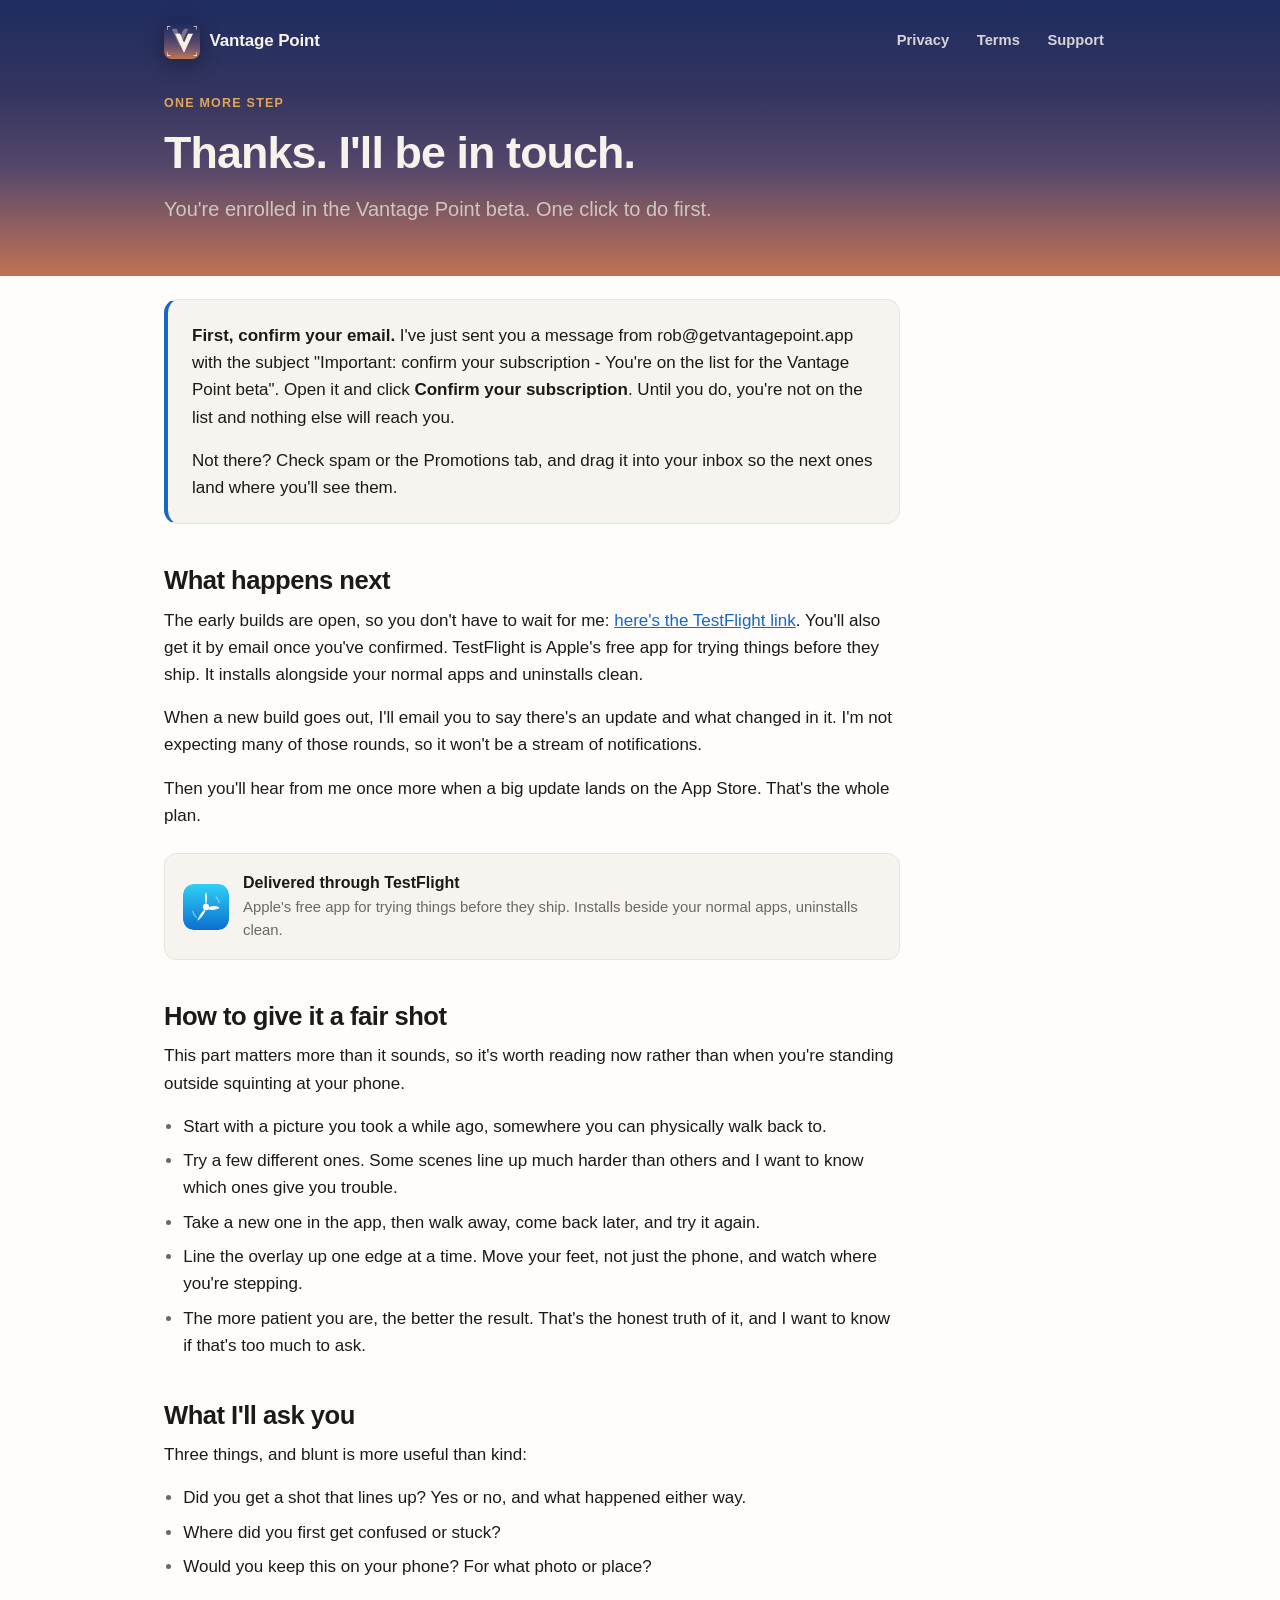
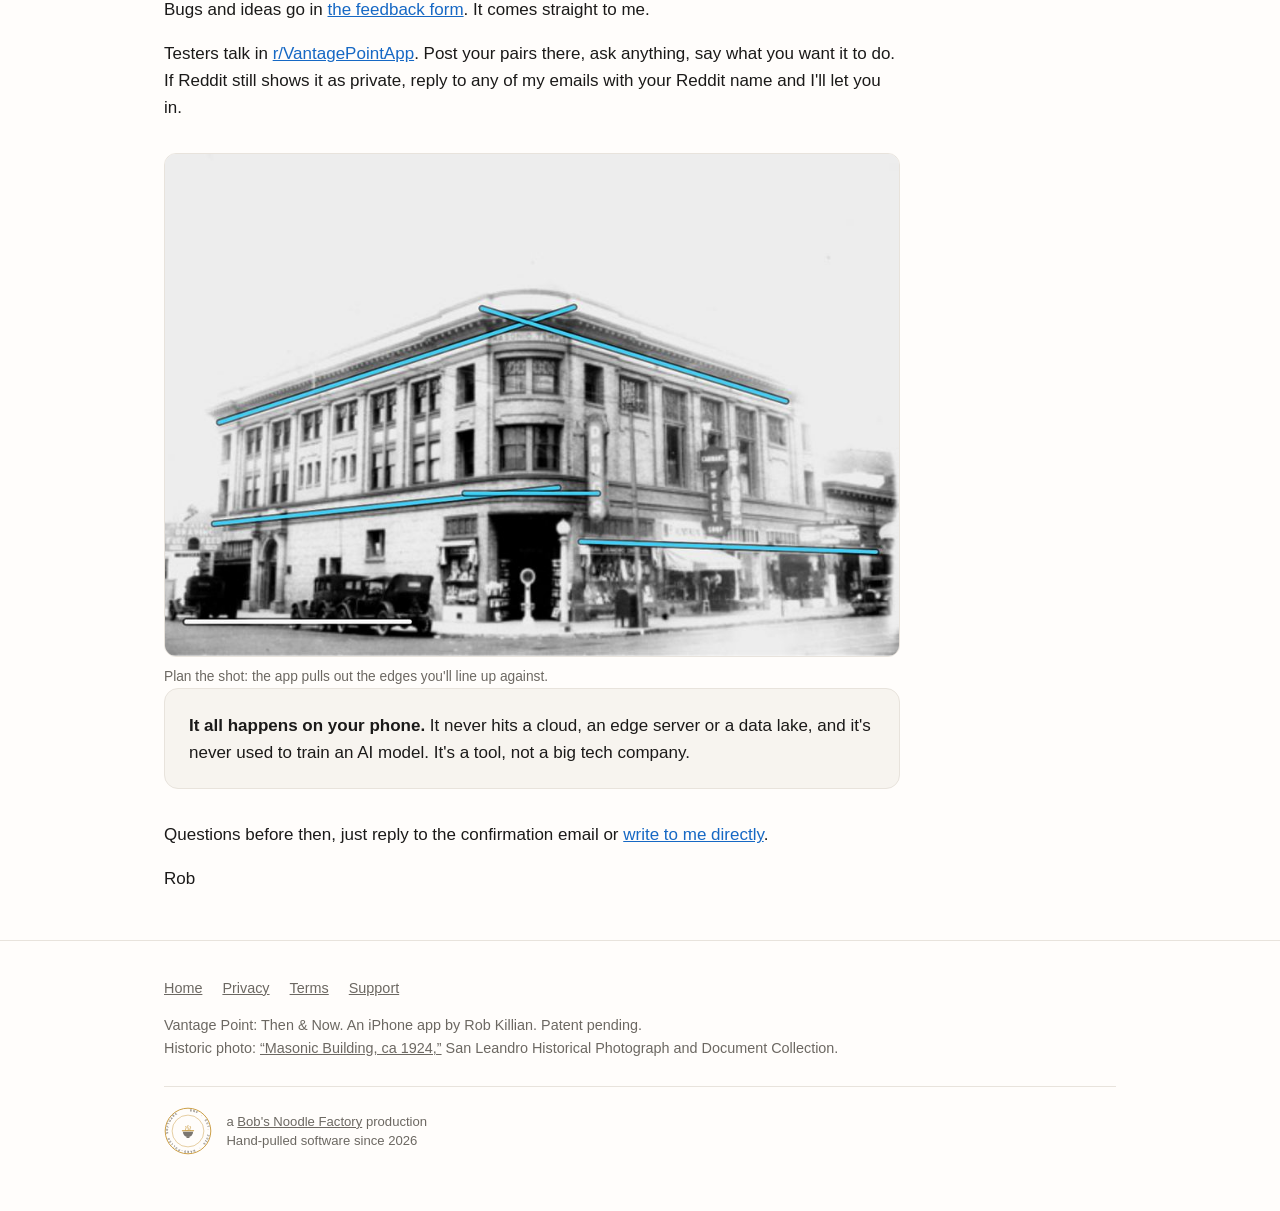
<file: thanks-beta.html>
<!DOCTYPE html>
<html lang="en">
<head>
<meta charset="utf-8">
<meta name="viewport" content="width=device-width, initial-scale=1">
<title>You're on the beta list — Vantage Point</title>
<meta name="description" content="You're on the list for the Vantage Point beta. Here's what happens next and how to give it a fair shot.">
<meta name="robots" content="noindex">
<link rel="icon" href="/favicon.ico" sizes="any">
<link rel="icon" type="image/png" sizes="32x32" href="/img/favicon-32.png">
<link rel="icon" type="image/png" sizes="192x192" href="/img/icon-192.png">
<link rel="apple-touch-icon" href="/apple-touch-icon.png">
<meta name="theme-color" content="#1f2c5f">
<link rel="stylesheet" href="site.css">
<style>
  .band { padding-bottom: 2.2rem; }
  main { padding-top: 2rem; }
  ul { padding-left: 1.2rem; }
</style>
</head>
<body>

<header class="band">
  <div class="wrap">
    <nav class="topnav" aria-label="Site">
      <a class="brand" href="/"><img src="img/app-icon-256.png" width="36" height="36" alt="">Vantage Point</a>
      <div class="links">
        <a href="privacy.html">Privacy</a>
        <a href="terms.html">Terms</a>
        <a href="support.html">Support</a>
      </div>
    </nav>
    <p class="kicker">One more step</p>
    <h1>Thanks. I'll be in touch.</h1>
    <p class="lede">You're enrolled in the Vantage Point beta. One click to do first.</p>
  </div>
</header>

<main class="wrap">
  <div class="prose">


  <div class="card" style="border-left:4px solid var(--now);margin-top:1.4rem">
    <p>
      <strong>First, confirm your email.</strong> I've just sent you a message from
      rob@getvantagepoint.app with the subject "Important: confirm your subscription - You're on the list for the Vantage Point beta". Open it
      and click <strong>Confirm your subscription</strong>. Until you do, you're not on the list and
      nothing else will reach you.
    </p>
    <p style="margin-bottom:0">
      Not there? Check spam or the Promotions tab, and drag it into your inbox so the next ones land
      where you'll see them.
    </p>
  </div>

  <h2>What happens next</h2>
  <p>
    The early builds are open, so you don't have to wait for me: <a href="https://testflight.apple.com/join/Cv6UWqcD" rel="noopener">here's the TestFlight link</a>. You'll also get it by email once you've confirmed. TestFlight is Apple's free app for
    trying things before they ship. It installs alongside your normal apps and uninstalls clean.
  </p>
  <p>
    When a new build goes out, I'll email you to say there's an update and
    what changed in it. I'm not expecting many of those rounds, so it won't be a stream of
    notifications.
  </p>
  <p>
    Then you'll hear from me once more when a big update lands on the App Store. That's the whole plan.
  </p>

      <div class="tf">
        <svg viewBox="0 0 64 64" role="img" aria-label="TestFlight">
          <defs>
            <linearGradient id="tfg" x1="0" y1="0" x2="0" y2="1">
              <stop offset="0" stop-color="#2fd0f7"/><stop offset="1" stop-color="#0a6fd0"/>
            </linearGradient>
          </defs>
          <rect width="64" height="64" rx="14" fill="url(#tfg)"/>
          <g fill="#fff">
            <g>
              <!-- three swept blades around a hub, angled so the disc reads as turning -->
              <path d="M32 30 C30 22 30 15 32 11 C34 15 34 22 32 30 Z" opacity=".95"/>
              <path d="M34 33 C41 30 47 30 51 33 C47 36 41 37 34 35 Z" opacity=".95"/>
              <path d="M30 35 C25 41 21 46 20 51 C24 49 28 44 31 38 Z" opacity=".95"/>
            </g>
            <circle cx="32" cy="32" r="4.4"/>
          </g>
          <g fill="none" stroke="#fff" stroke-width="1.6" stroke-linecap="round" opacity=".5">
            <path d="M46 18 a20 20 0 0 1 4.5 8"/>
            <path d="M13.5 38 a20 20 0 0 0 5 8.5"/>
          </g>
        </svg>
        <p><strong>Delivered through TestFlight</strong>
        Apple's free app for trying things before they ship. Installs beside your normal apps, uninstalls clean.</p>
      </div>

  <h2>How to give it a fair shot</h2>
  <p>
    This part matters more than it sounds, so it's worth reading now rather than when you're standing
    outside squinting at your phone.
  </p>
  <ul>
    <li>Start with a picture you took a while ago, somewhere you can physically walk back to.</li>
    <li>Try a few different ones. Some scenes line up much harder than others and I want to know
        which ones give you trouble.</li>
    <li>Take a new one in the app, then walk away, come back later, and try it again.</li>
    <li>Line the overlay up one edge at a time. Move your feet, not just the phone, and watch where
        you're stepping.</li>
    <li>The more patient you are, the better the result. That's the honest truth of it, and I want to
        know if that's too much to ask.</li>
  </ul>

  <h2>What I'll ask you</h2>
  <p>Three things, and blunt is more useful than kind:</p>
  <ul>
    <li>Did you get a shot that lines up? Yes or no, and what happened either way.</li>
    <li>Where did you first get confused or stuck?</li>
    <li>Would you keep this on your phone? For what photo or place?</li>
  </ul>
  <p>Bugs and ideas go in <a href="https://brass-orca-256.notion.site/8fa1a77c22f344f5b54ff113a8e3521a?pvs=105">the feedback form</a>. It comes straight to me.</p>
  <p>Testers talk in <a href="https://www.reddit.com/r/VantagePointApp/">r/VantagePointApp</a>. Post your pairs there, ask anything, say what you want it to do. If Reddit still shows it as private, reply to any of my emails with your Reddit name and I'll let you in.</p>

  <figure class="shot-fig">
    <img src="img/lines-historic.jpg" alt="A historic photo of a corner building in the app, with bright blue guide lines drawn along its rooflines and cornices.">
    <figcaption>Plan the shot: the app pulls out the edges you'll line up against.</figcaption>
  </figure>

  <div class="card">
    <p>
      <strong>It all happens on your phone.</strong> It never hits a cloud, an edge server or a data
      lake, and it's never used to train an AI model.
      It's a tool, not a big tech company.
    </p>
  </div>

  <p style="margin-top:2rem">
    Questions before then, just reply to the confirmation email or
    <a href="mailto:robkillian@gmail.com">write to me directly</a>.
  </p>
  <p>Rob</p>

  </div>
</main>

<footer>
  <div class="wrap">
    <nav>
      <a href="./">Home</a>
      <a href="privacy.html">Privacy</a>
      <a href="terms.html">Terms</a>
      <a href="support.html">Support</a>
    </nav>
    <p style="margin:0">Vantage Point: Then &amp; Now. An iPhone app by Rob Killian. Patent pending.</p>
    <p>Historic photo: <a href="https://sanle.ent.sirsi.net/client/en_US/search/asset/5385/0">“Masonic Building, ca 1924,”</a> San Leandro Historical Photograph and Document Collection.</p>
    <div class="colophon">
      <svg class="bnf-seal" viewBox="0 0 160 160" role="img" aria-label="Bob's Noodle Factory seal">
        <defs><path id="sealcirc" d="M80 14 a66 66 0 1 1 -0.1 0" fill="none"/></defs>
        <circle cx="80" cy="80" r="76" fill="none" stroke="var(--g)" stroke-width="3"/>
        <circle cx="80" cy="80" r="53" fill="none" stroke="var(--g)" stroke-width="1.5"/>
        <g transform="translate(53,59) scale(0.45)">
          <g fill="none" stroke="var(--g)" stroke-width="5" stroke-linecap="round">
            <path d="M44 12 q6 8 0 15 q-6 8 0 16"/>
            <path d="M60 5 q-6 9 0 19 q6 9 0 19"/>
            <path d="M76 12 q6 8 0 15 q-6 8 0 16"/>
          </g>
          <rect x="14" y="42" width="92" height="7" rx="3.5" fill="var(--g)"/>
          <path d="M22 53 A38 38 0 0 0 98 53 Z" fill="currentColor"/>
          <path d="M47 91 h26 l-4 8 h-18 Z" fill="currentColor"/>
        </g>
        <text font-family="ui-monospace, Menlo, monospace" font-size="11" font-weight="700" letter-spacing="3.2" fill="currentColor"><textPath href="#sealcirc" startOffset="6">BNF · EST. 2026 · HAND-PULLED SOFTWARE</textPath></text>
      </svg>
      <p>a <a href="https://bobsnoodlefactory.com">Bob's Noodle Factory</a> production<br>Hand-pulled software since 2026</p>
    </div>
  </div>
</footer>

</body>
</html>
</file>
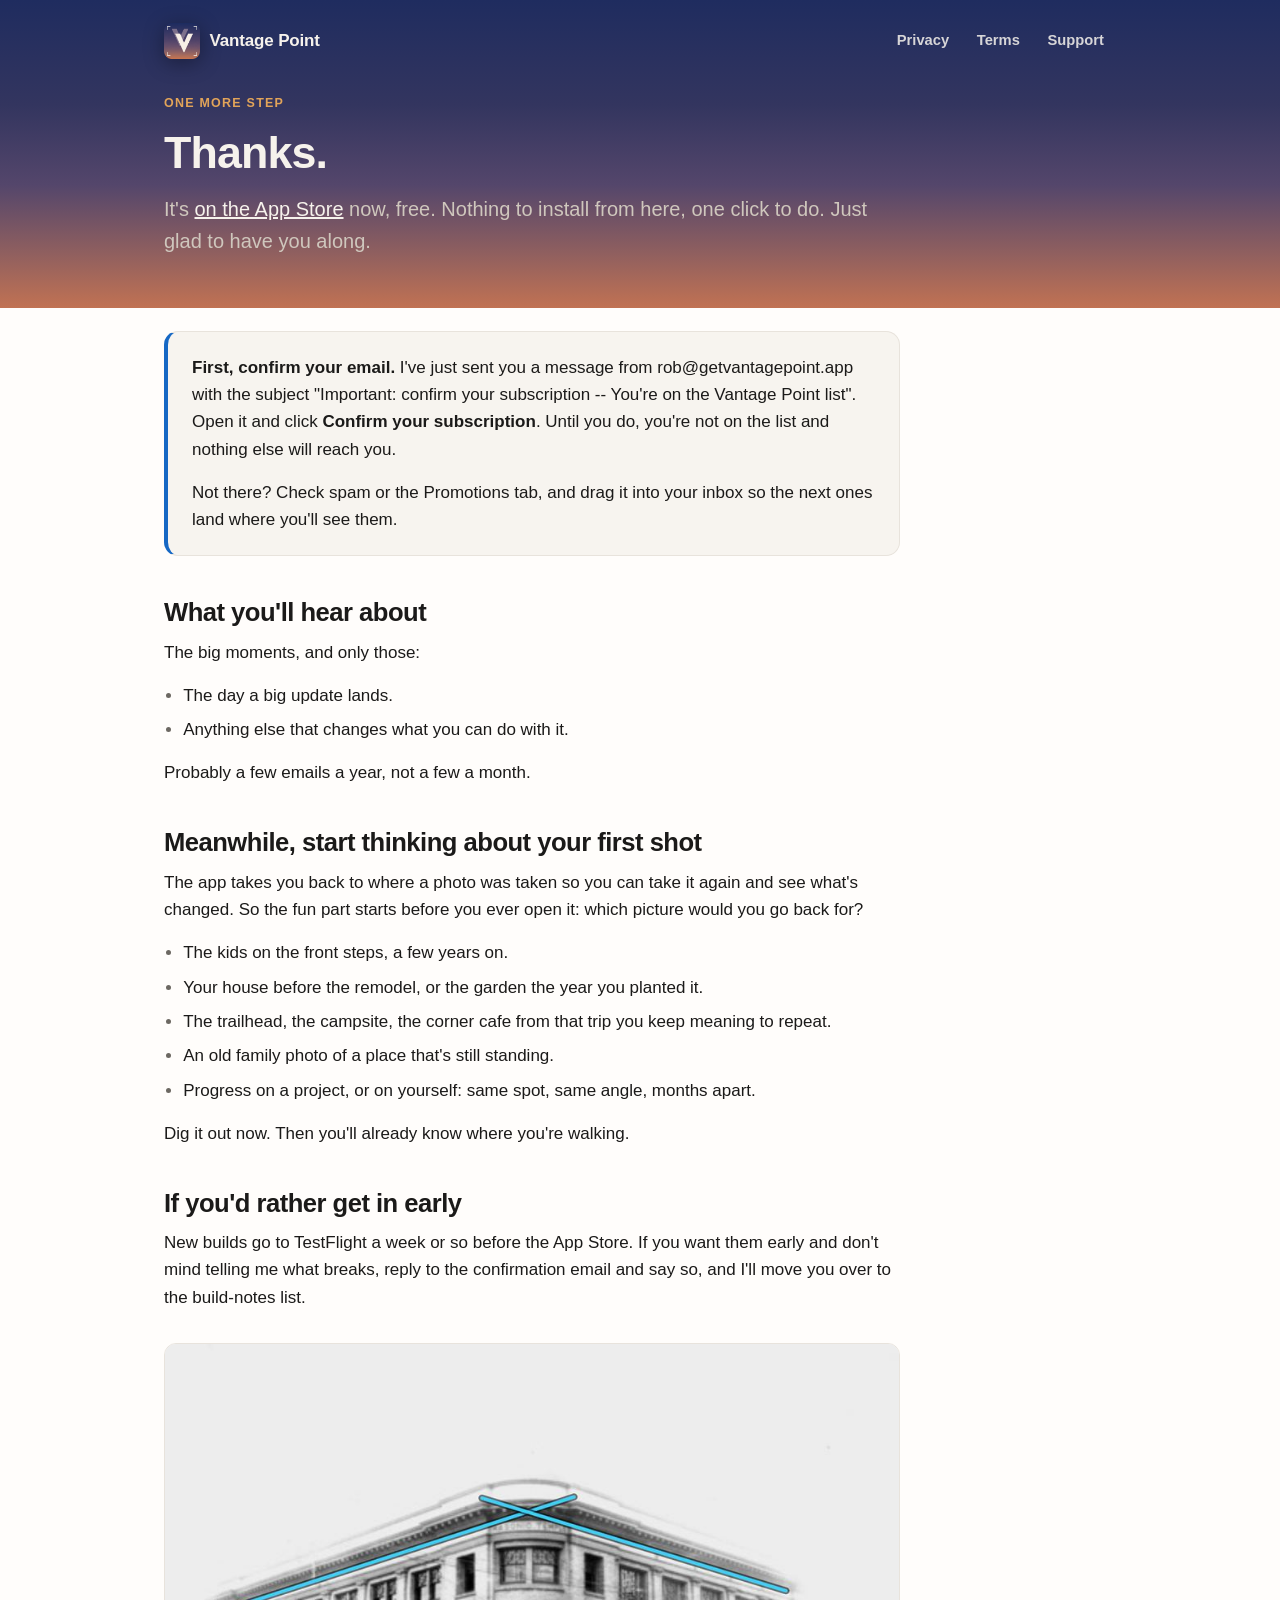
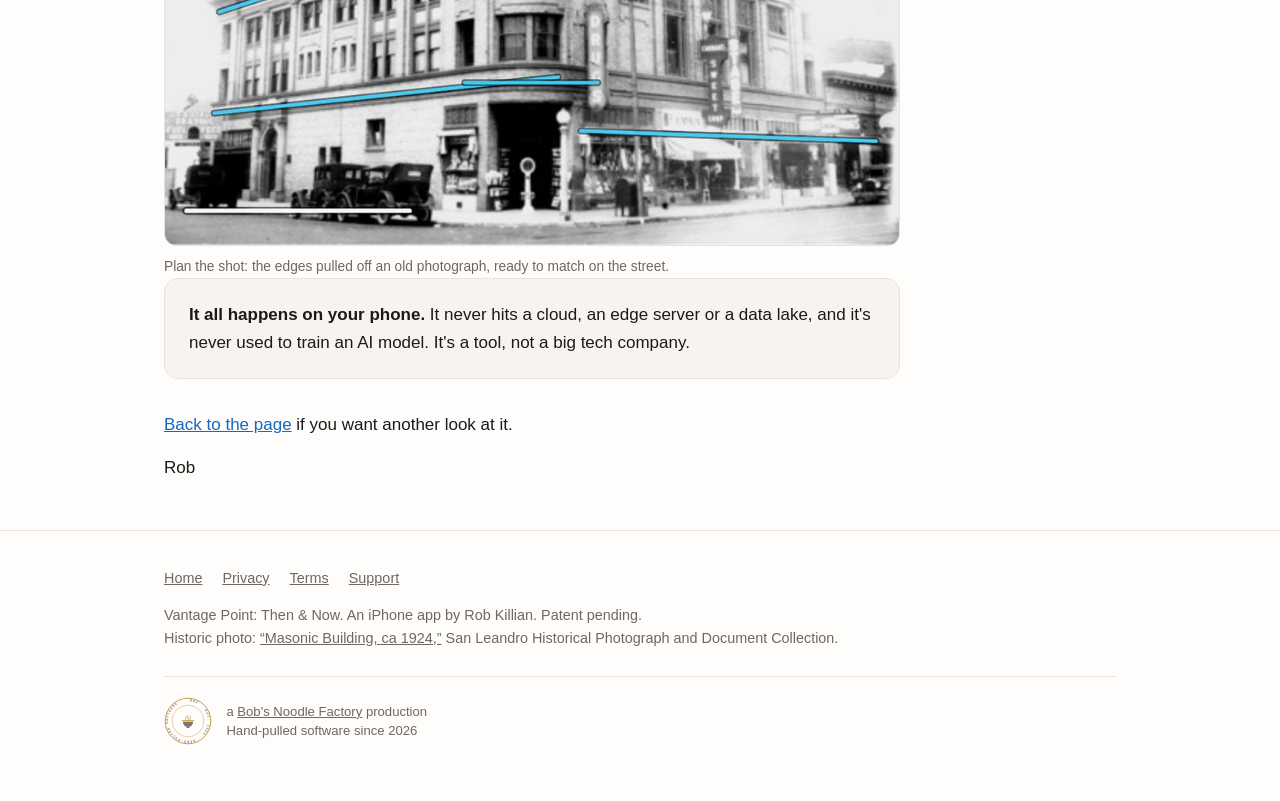
<file: thanks.html>
<!DOCTYPE html>
<html lang="en">
<head>
<meta charset="utf-8">
<meta name="viewport" content="width=device-width, initial-scale=1">
<title>You're on the list — Vantage Point</title>
<meta name="description" content="You're on the Vantage Point list. I'll email you when a big update lands.">
<meta name="robots" content="noindex">
<link rel="icon" href="/favicon.ico" sizes="any">
<link rel="icon" type="image/png" sizes="32x32" href="/img/favicon-32.png">
<link rel="icon" type="image/png" sizes="192x192" href="/img/icon-192.png">
<link rel="apple-touch-icon" href="/apple-touch-icon.png">
<meta name="theme-color" content="#1f2c5f">
<link rel="stylesheet" href="site.css">
<style>
  .band { padding-bottom: 2.2rem; }
  main { padding-top: 2rem; }
  ul { padding-left: 1.2rem; }
</style>
</head>
<body>

<header class="band">
  <div class="wrap">
    <nav class="topnav" aria-label="Site">
      <a class="brand" href="/"><img src="img/app-icon-256.png" width="36" height="36" alt="">Vantage Point</a>
      <div class="links">
        <a href="privacy.html">Privacy</a>
        <a href="terms.html">Terms</a>
        <a href="support.html">Support</a>
      </div>
    </nav>
    <p class="kicker">One more step</p>
    <h1>Thanks.</h1>
    <p class="lede">It's <a href="https://apps.apple.com/us/app/vantage-point-then-now/id6790538756" rel="noopener">on the App Store</a> now, free. Nothing to install from here, one click to do. Just glad to have you along.</p>
  </div>
</header>

<main class="wrap">
  <div class="prose">


  <div class="card" style="border-left:4px solid var(--now);margin-top:1.4rem">
    <p>
      <strong>First, confirm your email.</strong> I've just sent you a message from
      rob@getvantagepoint.app with the subject "Important: confirm your subscription -- You're on the Vantage Point list". Open it
      and click <strong>Confirm your subscription</strong>. Until you do, you're not on the list and
      nothing else will reach you.
    </p>
    <p style="margin-bottom:0">
      Not there? Check spam or the Promotions tab, and drag it into your inbox so the next ones land
      where you'll see them.
    </p>
  </div>

  <h2>What you'll hear about</h2>
  <p>The big moments, and only those:</p>
  <ul>
    <li>The day a big update lands.</li>
    <li>Anything else that changes what you can do with it.</li>
  </ul>
  <p>Probably a few emails a year, not a few a month.</p>

  <h2>Meanwhile, start thinking about your first shot</h2>
  <p>
    The app takes you back to where a photo was taken so you can take it again and see what's
    changed. So the fun part starts before you ever open it: which picture would you go back for?
  </p>
  <ul>
    <li>The kids on the front steps, a few years on.</li>
    <li>Your house before the remodel, or the garden the year you planted it.</li>
    <li>The trailhead, the campsite, the corner cafe from that trip you keep meaning to repeat.</li>
    <li>An old family photo of a place that's still standing.</li>
    <li>Progress on a project, or on yourself: same spot, same angle, months apart.</li>
  </ul>
  <p>Dig it out now. Then you'll already know where you're walking.</p>

  <h2>If you'd rather get in early</h2>
  <p>
    New builds go to TestFlight a week or so before the App Store. If you want them early and don't
    mind telling me what breaks, reply to the confirmation email and say so, and I'll move you over
    to the build-notes list.
  </p>

  <figure class="shot-fig">
    <img src="img/lines-historic.jpg" alt="A historic photo of a corner building in the app, with bright blue guide lines drawn along its rooflines and cornices.">
    <figcaption>Plan the shot: the edges pulled off an old photograph, ready to match on the street.</figcaption>
  </figure>

  <div class="card">
    <p>
      <strong>It all happens on your phone.</strong> It never hits a cloud, an edge server or a data
      lake, and it's never used to train an AI model.
      It's a tool, not a big tech company.
    </p>
  </div>

  <p style="margin-top:2rem">
    <a href="./">Back to the page</a> if you want another look at it.
  </p>
  <p>Rob</p>

  </div>
</main>

<footer>
  <div class="wrap">
    <nav>
      <a href="./">Home</a>
      <a href="privacy.html">Privacy</a>
      <a href="terms.html">Terms</a>
      <a href="support.html">Support</a>
    </nav>
    <p style="margin:0">Vantage Point: Then &amp; Now. An iPhone app by Rob Killian. Patent pending.</p>
    <p>Historic photo: <a href="https://sanle.ent.sirsi.net/client/en_US/search/asset/5385/0">“Masonic Building, ca 1924,”</a> San Leandro Historical Photograph and Document Collection.</p>
    <div class="colophon">
      <svg class="bnf-seal" viewBox="0 0 160 160" role="img" aria-label="Bob's Noodle Factory seal">
        <defs><path id="sealcirc" d="M80 14 a66 66 0 1 1 -0.1 0" fill="none"/></defs>
        <circle cx="80" cy="80" r="76" fill="none" stroke="var(--g)" stroke-width="3"/>
        <circle cx="80" cy="80" r="53" fill="none" stroke="var(--g)" stroke-width="1.5"/>
        <g transform="translate(53,59) scale(0.45)">
          <g fill="none" stroke="var(--g)" stroke-width="5" stroke-linecap="round">
            <path d="M44 12 q6 8 0 15 q-6 8 0 16"/>
            <path d="M60 5 q-6 9 0 19 q6 9 0 19"/>
            <path d="M76 12 q6 8 0 15 q-6 8 0 16"/>
          </g>
          <rect x="14" y="42" width="92" height="7" rx="3.5" fill="var(--g)"/>
          <path d="M22 53 A38 38 0 0 0 98 53 Z" fill="currentColor"/>
          <path d="M47 91 h26 l-4 8 h-18 Z" fill="currentColor"/>
        </g>
        <text font-family="ui-monospace, Menlo, monospace" font-size="11" font-weight="700" letter-spacing="3.2" fill="currentColor"><textPath href="#sealcirc" startOffset="6">BNF · EST. 2026 · HAND-PULLED SOFTWARE</textPath></text>
      </svg>
      <p>a <a href="https://bobsnoodlefactory.com">Bob's Noodle Factory</a> production<br>Hand-pulled software since 2026</p>
    </div>
  </div>
</footer>

</body>
</html>
</file>
<file: site.css>
/* Vantage Point — shared theme for the secondary pages (privacy, terms, support, thanks, confirmed, 404).
   Tokens mirror index.html; the landing page keeps its own inline styles. */
:root {
  color-scheme: light dark;
  --measure: 62rem;
  --measure-text: 46rem;

  --bg: #fffdfb;
  --fg: #1b1a19;
  --muted: #6c6862;
  --line: #e8e3dc;
  --card: #f7f4ef;
  --card-2: #fdf6ec;

  --now: #1668c4;        /* cool — the new photo */
  --then: #b96a1f;       /* warm — the old photo */
  --teal: #0d8a7d;
  --plum: #8a4f9e;
  --link: var(--now);
  --accent: var(--now);

  /* the app icon's twilight: indigo over mauve over apricot, cream mark */
  --indigo: #1f2c5f; --mauve: #54466b; --apricot: #c17253; --cream: #f8f0e6;
  --gold: #e2a459;

  --broth: #C08A1E;   /* Bob's Noodle Factory signature */
  --band-fg: #f6f2ec;
  --band-muted: #cfc7bd;
}
@media (prefers-color-scheme: dark) {
  :root {
    --bg: #15171b; --fg: #f1efec; --muted: #9b968f; --line: #32353b;
    --card: #1e2126; --card-2: #241f1a;
    --now: #58a6f0; --then: #e2a459; --teal: #33bdad; --plum: #b986cc;
    --broth: #E3B04B;
  }
}

* { box-sizing: border-box; }
html { -webkit-text-size-adjust: 100%; scroll-behavior: smooth; }
body {
  font: 17px/1.6 -apple-system, BlinkMacSystemFont, "Segoe UI", Roboto, sans-serif;
  margin: 0; color: var(--fg); background: var(--bg);
}
.wrap { max-width: var(--measure); margin: 0 auto; padding: 0 1.25rem; }
.prose { max-width: var(--measure-text); }
a { color: var(--link); }
a:hover { text-decoration-thickness: 2px; }

h1, h2, h3 { line-height: 1.15; letter-spacing: -0.02em; margin: 0; }
h1 { font-size: clamp(1.9rem, 5vw, 2.8rem); font-weight: 700; }
h2 { font-size: clamp(1.3rem, 3vw, 1.6rem); font-weight: 650; margin: 2.6rem 0 .7rem; scroll-margin-top: 1.5rem; }
h3 { font-size: 1.08rem; font-weight: 650; margin: 1.8rem 0 .4rem; }
p  { margin: 0 0 1rem; }
ul, ol { padding-left: 1.25rem; margin: 0 0 1rem; }
li { margin: .45rem 0; }
li::marker { color: var(--muted); }
strong { font-weight: 650; }
hr { border: 0; border-top: 1px solid var(--line); margin: 2.5rem 0; }
.lede { font-size: clamp(1.05rem, 2.2vw, 1.25rem); color: var(--muted); }
.muted { color: var(--muted); }
.small { font-size: .9rem; }

/* ---------- the band: the icon's twilight over every secondary page ---------- */
.band {
  color: var(--band-fg);
  background: linear-gradient(180deg, var(--indigo) 0%, #33355f 34%, var(--mauve) 60%, #8f5f5f 82%, var(--apricot) 100%);
  padding: 1.4rem 0 2.6rem;
}
.band a { color: var(--band-fg); }
.band .lede { color: var(--band-muted); max-width: var(--measure-text); }
.band .kicker { color: var(--gold); }
.band .meta { color: var(--band-muted); font-size: .9rem; margin: 1rem 0 0; }
.band h1 { max-width: 34rem; margin: 0 0 .9rem; }
.topnav { display: flex; align-items: center; justify-content: space-between; gap: 1rem; flex-wrap: wrap; margin-bottom: 2.2rem; }
.brand { display: inline-flex; align-items: center; gap: .6rem; font-weight: 650; text-decoration: none; letter-spacing: -.01em; }
.brand img { width: 36px; height: 36px; display: block; filter: drop-shadow(0 4px 10px rgba(0,0,0,.35)); }
.topnav .links { display: flex; gap: .2rem; flex-wrap: wrap; }
.topnav .links a {
  text-decoration: none; font-size: .92rem; font-weight: 600; padding: .35rem .7rem; border-radius: 999px;
  color: rgba(246,242,236,.85); border: 1px solid transparent;
}
.topnav .links a:hover { background: rgba(246,242,236,.12); color: var(--band-fg); }
.topnav .links a[aria-current="page"] { border-color: rgba(226,164,89,.5); background: rgba(226,164,89,.13); color: var(--gold); }
.kicker { font-size: .78rem; letter-spacing: .1em; text-transform: uppercase; font-weight: 700; margin: 0 0 .8rem; color: var(--accent); }

/* ---------- page body ---------- */
main { padding: 2.5rem 0 1rem; }
.card { border: 1px solid var(--line); border-radius: 14px; padding: 1.4rem 1.5rem; background: var(--card); margin: 0 0 1.5rem; }
.card > :last-child { margin-bottom: 0; }
.card.accent { border-left: 4px solid var(--accent); }
.card.teal { border-left: 4px solid var(--teal); }
.card.then { border-left: 4px solid var(--then); }
.card h2 { margin-top: 0; font-size: 1.15rem; }
.card h3 { margin-top: 0; }
.short { margin-top: -.25rem; }
.short strong { color: var(--fg); }

.toc { font-size: .95rem; margin: 0 0 2rem; }
.toc p { margin: 0 0 .35rem; font-size: .78rem; letter-spacing: .1em; text-transform: uppercase; font-weight: 700; color: var(--muted); }
.toc ol { margin: 0; padding-left: 1.4rem; columns: 2; column-gap: 2rem; }
.toc li { margin: .25rem 0; break-inside: avoid; }
.toc a { color: var(--fg); text-decoration: none; }
.toc a:hover { color: var(--link); text-decoration: underline; }
@media (max-width: 40rem) { .toc ol { columns: 1; } }

.legal h2 { padding-top: .5rem; }
.legal h2 .num { color: var(--muted); font-variant-numeric: tabular-nums; font-weight: 600; margin-right: .5rem; }
dl.perm { margin: 0 0 1.25rem; }
dl.perm dt { font-weight: 650; margin-top: .9rem; }
dl.perm dd { margin: .2rem 0 0; color: var(--fg); }
dl.perm dd .why { color: var(--muted); }

.grid { display: grid; gap: 1.1rem; grid-template-columns: repeat(auto-fit, minmax(15rem, 1fr)); margin: 0 0 1.5rem; }
.grid .card { margin: 0; border-top: 3px solid var(--c, var(--line)); }
.grid .card .tag { display: block; font-size: .74rem; letter-spacing: .1em; text-transform: uppercase; color: var(--c, var(--muted)); font-weight: 700; margin-bottom: .5rem; }
.grid .card p { font-size: .97rem; color: var(--muted); }
.grid .card p:last-child { margin-bottom: 0; }
.btn {
  font: inherit; font-weight: 600; padding: .65rem 1.1rem; border: 0;
  border-radius: 10px; background: var(--c, var(--now)); color: #fff;
  cursor: pointer; text-decoration: none; display: inline-block;
}
.btn:hover { filter: brightness(1.1); }

details { border: 1px solid var(--line); border-radius: 12px; padding: .2rem 1.1rem; margin: 0 0 .7rem; background: var(--bg); }
details[open] { background: var(--card); }
summary { cursor: pointer; font-weight: 650; padding: .7rem 0; list-style: none; display: flex; justify-content: space-between; gap: 1rem; align-items: center; }
summary::-webkit-details-marker { display: none; }
summary::after { content: "+"; color: var(--muted); font-weight: 600; font-size: 1.2rem; line-height: 1; flex: none; }
details[open] summary::after { content: "–"; }
details > :not(summary) { margin-top: 0; }
details p:last-child, details ul:last-child { margin-bottom: 1rem; }

.tf { display: flex; align-items: center; gap: .9rem; margin: 1.5rem 0 0;
      padding: 1rem 1.1rem; border: 1px solid var(--line); border-radius: 12px; background: var(--card); }
.tf svg { width: 46px; height: 46px; flex: none; border-radius: 11px; }
.tf p { margin: 0; font-size: .93rem; color: var(--muted); }
.tf strong { color: var(--fg); display: block; font-size: 1rem; }
.shot-fig { margin: 2rem 0 0; }
.shot-fig img { display: block; width: 100%; height: auto; border-radius: 12px; border: 1px solid var(--line); }
.shot-fig figcaption { font-size: .86rem; color: var(--muted); margin-top: .6rem; }
.sig { margin: 1.5rem 0 0; }

/* ---------- footer ---------- */
footer { margin-top: 3rem; padding: 2.25rem 0 3.5rem; font-size: .9rem; color: var(--muted); border-top: 1px solid var(--line); }
footer a { color: var(--muted); }
footer nav { margin-bottom: .9rem; display: flex; gap: 1.25rem; flex-wrap: wrap; }
.brandline img { vertical-align: -5px; margin-right: .4rem; }
.colophon {
  display: flex; align-items: center; gap: .9rem;
  margin-top: 1.6rem; padding-top: 1.25rem; border-top: 1px solid var(--line);
}
.bnf-seal { width: 48px; height: 48px; flex: none; color: var(--muted); --g: var(--broth); opacity: .9; }
.colophon p { margin: 0; font-size: .82rem; line-height: 1.45; }

@media (prefers-reduced-motion: reduce) { html { scroll-behavior: auto; } }
@media print {
  .band { background: none; color: #000; padding: 0 0 1rem; border-bottom: 1px solid #999; }
  .band a, .band .lede, .band .meta, .band .kicker { color: #000; }
  .topnav .links, .toc, footer nav, .colophon { display: none; }
  body { font-size: 11pt; }
  a { color: inherit; text-decoration: none; }
}
</file>
